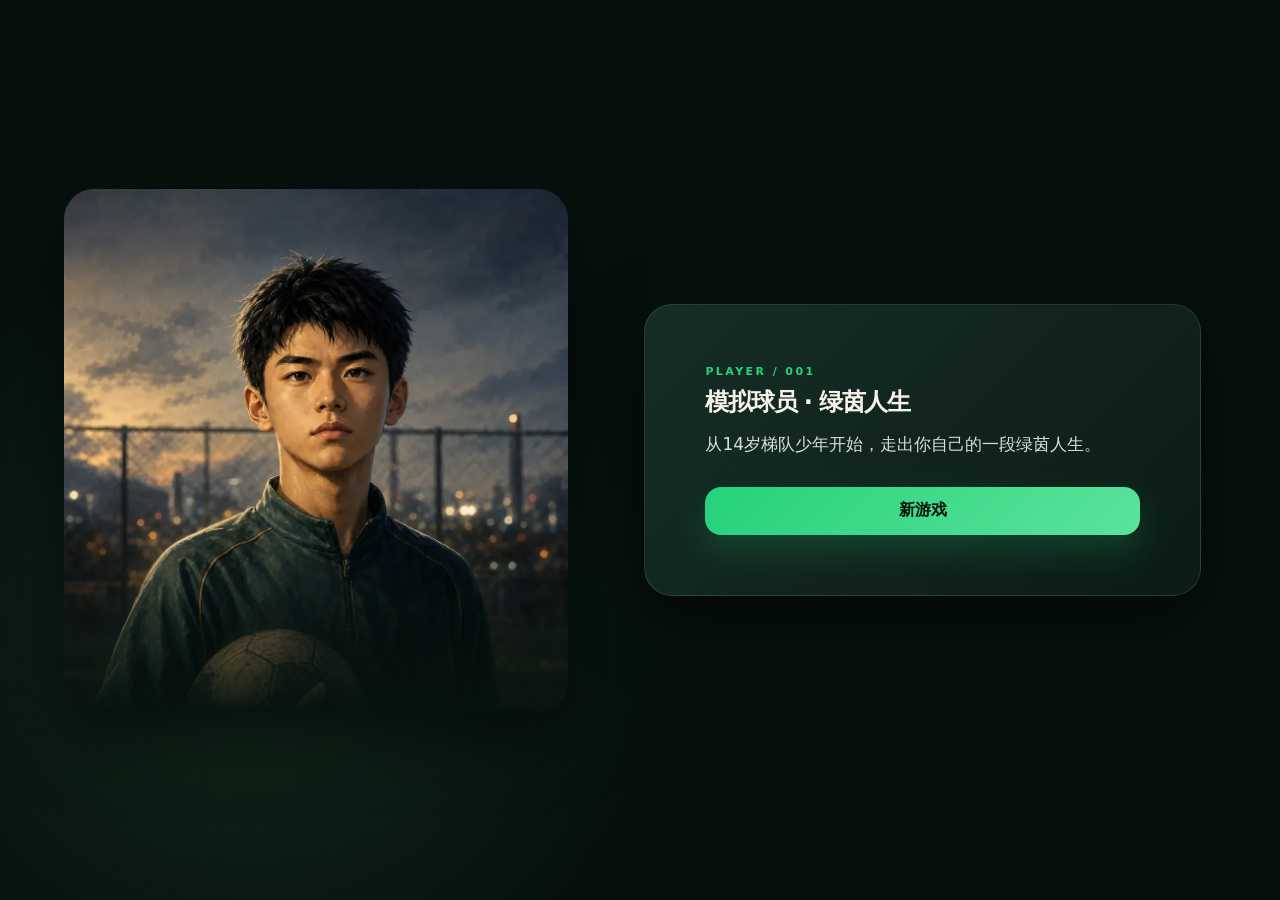
<file: index.html>
<!doctype html>
<html lang="zh-CN">
<head>
  <meta charset="utf-8">
  <meta name="viewport" content="width=device-width,initial-scale=1,maximum-scale=1,user-scalable=no,viewport-fit=cover">
  <meta name="theme-color" content="#07130f">
  <meta name="description" content="从14岁梯队少年到国家队核心的足球球员生涯模拟游戏。">
  <link rel="icon" href="data:image/svg+xml,<svg xmlns=%22http://www.w3.org/2000/svg%22 viewBox=%220 0 64 64%22><rect width=%2264%22 height=%2264%22 rx=%2216%22 fill=%22%2328d27d%22/><text x=%2232%22 y=%2243%22 text-anchor=%22middle%22 font-size=%2236%22>⚽</text></svg>">
  <title>模拟球员 · 绿茵人生</title>
  <link rel="stylesheet" href="style.css">
  <style>html{touch-action:manipulation;-webkit-text-size-adjust:100%}body{overscroll-behavior:none}
  .menu-screen .story-art img{object-position:center top}.menu-screen .story-art{height:58vh}.menu-screen .story-copy h2{font-size:24px;margin:0 0 10px}.menu-screen .story-body{min-height:0}
  .month-summary{margin-top:4px}.month-summary .ms-row{display:flex;justify-content:space-between;align-items:center;padding:10px 2px;border-bottom:1px solid #ffffff12;font-size:14px}.month-summary .ms-row:last-child{border-bottom:0}.month-summary .ms-row b{font-size:15px}.ms-note{margin:0 0 6px;color:var(--muted);font-size:13px}</style>
</head>
<body>
  <div class="pitch-noise" aria-hidden="true"></div>

  <section id="menu" class="story-screen menu-screen">
    <div class="story-art"><img src="assets/player-youth.webp" alt="球员青训期立绘"></div>
    <div class="story-copy glass">
      <span class="eyebrow">PLAYER / 001</span>
      <h2>模拟球员 · 绿茵人生</h2>
      <div class="story-body"><p>从14岁梯队少年开始，走出你自己的一段绿茵人生。</p></div>
      <button id="menuContinue" class="primary-cta hidden" type="button">继续游戏 <span>→</span></button>
      <button id="menuNew" class="ghost-btn" type="button" style="width:100%;margin-top:12px;min-height:48px">新游戏</button>
    </div>
  </section>

  <section id="creator" class="screen creator-screen hidden">
    <div class="creator-visual">
      <img src="assets/player-youth.webp" alt="年轻前锋立绘">
      <div class="visual-copy">
        <span class="eyebrow">PLAYER / 001</span>
        <h1>模拟球员</h1>
        <p>有些人的人生，从第一次追上滚远的足球开始。</p>
      </div>
    </div>
    <div class="creator-panel glass">
      <div class="creator-head">
        <div>
          <span class="eyebrow">建立你的档案</span>
          <h2>14岁 · 前锋 · 重庆铜梁龙梯队</h2>
        </div>
        <span class="position-chip">ST</span>
      </div>

      <label class="field-label" for="playerName">球员姓名</label>
      <input id="playerName" class="name-input" maxlength="8" value="陈逐风" autocomplete="off">

      <div class="talent-head">
        <div>
          <span class="field-label">身高</span>
          <p>出生就定下的东西，不占分配点。高个吃对抗，矮个吃灵活，选完不能改。</p>
        </div>
      </div>
      <div id="heightPicker" class="height-picker"></div>

      <div class="allocation-head">
        <div>
          <span class="field-label">初始属性</span>
          <p>把24点分给七项能力。你不可能样样精通。</p>
        </div>
        <div class="points-orb"><b id="pointsLeft">24</b><span>剩余</span></div>
      </div>
      <div id="attributeAllocator" class="attribute-allocator"></div>

      <div class="talent-head">
        <div>
          <span class="field-label">随机天赋 · 3/20</span>
          <p>天赋会改变行动收益、关键事件和比赛发动概率。</p>
        </div>
        <button id="rerollTalents" class="ghost-btn" type="button">重抽一次</button>
      </div>
      <div id="talentDraft" class="talent-draft"></div>

      <div class="talent-head">
        <div>
          <span class="field-label">难度</span>
          <p>难度越高，成长越慢、伤病越多、门槛越高、账面越紧。</p>
        </div>
      </div>
      <div id="difficultyPicker" class="difficulty-picker"></div>

      <button id="startGame" class="primary-cta" type="button" disabled>踏上绿茵场 <span>→</span></button>
      <p class="legal-note">虚构模拟作品。真实俱乐部名称仅用于赛程氛围，不含队徽、球衣与商业标识。</p>
    </div>
  </section>

  <section id="prologue" class="story-screen hidden" aria-live="polite">
    <div class="story-art"><img id="prologuePortrait" src="assets/father.webp" alt="剧情人物"></div>
    <div class="story-copy glass">
      <span id="prologueKicker" class="eyebrow">序章</span>
      <h2 id="prologueTitle">那只旧足球</h2>
      <div id="prologueBody" class="story-body"></div>
      <div class="story-progress"><i id="prologueProgress"></i></div>
      <button id="nextPrologue" class="primary-cta" type="button">继续 <span>→</span></button>
    </div>
  </section>

  <div id="game" class="game-shell hidden">
    <header class="topbar">
      <div class="brand-lockup">
        <div class="brand-mark">球</div>
        <div>
          <h1>模拟球员</h1>
          <p id="careerSubtitle">第1赛季 · 梯队成长期</p>
        </div>
      </div>
      <div class="top-status">
        <div class="date-block"><span id="ageText">14岁</span><b id="monthText">第1月</b></div>
        <div class="ap-block"><span>执行点</span><b id="apText">3 / 3</b></div>
        <button id="saveBtn" class="icon-button" title="保存进度" aria-label="保存进度">⌁</button>
        <button id="restartBtn" class="icon-button" title="重新开始" aria-label="重新开始">↻</button>
      </div>
    </header>

    <main class="dashboard">
      <aside class="profile-column">
        <article class="player-card">
          <img src="assets/player-pro.webp" alt="玩家球员立绘">
          <div class="player-gradient"></div>
          <div class="player-card-copy">
            <div class="player-number"><span>ST</span><b id="overallText">58</b></div>
            <h2 id="playerNameText">陈逐风</h2>
            <p id="clubText">重庆铜梁龙 U16</p>
            <div id="talentMini" class="talent-mini"></div>
          </div>
        </article>

        <section class="side-panel glass">
          <div class="section-title"><h3>能力雷达</h3><span id="radarOvr">58</span></div>
          <div id="radarPanel" class="radar-panel"></div>
        </section>

        <section class="side-panel glass pulse-panel">
          <div class="pulse-row money-row"><span>个人资金</span><b id="moneyText">0万</b></div>
          <div class="pulse-row"><span>体能</span><b id="fitnessText">90</b></div>
          <div class="mini-track"><i id="fitnessBar"></i></div>
          <div class="pulse-row"><span>状态</span><b id="formText">60</b></div>
          <div class="mini-track amber"><i id="formBar"></i></div>
          <div class="pulse-row"><span title="与林小满的亲密和信任">小满关系</span><b id="loveText">80</b></div>
          <div class="mini-track rose"><i id="loveBar"></i></div>
          <div class="pulse-row"><span title="家里的安稳程度，影响你状态的长期基线">家庭</span><b id="familyText">86</b></div>
          <div class="mini-track sky"><i id="familyBar"></i></div>
        </section>
      </aside>

      <section class="main-column">
        <nav id="gameNav" class="game-nav" aria-label="游戏功能">
          <button class="active" data-tab="actions">行动</button>
          <button data-tab="story">故事</button>
          <button data-tab="career">生涯</button>
          <button data-tab="matches">赛程</button>
          <button data-tab="transfer">转会</button>
          <button data-tab="assets">资产</button>
          <button data-tab="national">国家队</button>
          <button data-tab="honours">荣誉室</button>
          <button data-tab="rank">档案馆</button>
        </nav>

        <div class="now-strip">
          <div><span class="live-dot"></span><b id="phaseTitle">梯队成长期</b><span id="phaseHint">每月3个执行点，下一次抉择在2个月后</span></div>
          <div class="next-match" id="nextMatch"></div>
          <button id="endMonthBtn" class="month-button" type="button">结束本月</button>
        </div>

        <div id="panel" class="content-panel"></div>
      </section>
    </main>
  </div>

  <div id="modalMask" class="modal-mask hidden" role="presentation">
    <section id="modal" class="decision-modal" role="dialog" aria-modal="true" aria-labelledby="modalTitle">
      <div id="modalPortraitWrap" class="modal-portrait hidden"><img id="modalPortrait" alt="剧情人物"></div>
      <div class="modal-content">
        <span id="modalKicker" class="eyebrow">关键抉择</span>
        <h2 id="modalTitle"></h2>
        <div id="modalBody" class="modal-body"></div>
        <div id="modalOptions" class="modal-options"></div>
      </div>
    </section>
  </div>

  <section id="ending" class="story-screen hidden" aria-live="polite">
    <div class="story-art"><img src="assets/father.webp" alt="退役"></div>
    <div id="endingBody" class="story-copy glass ending-copy"></div>
  </section>

  <div id="toast" class="toast" role="status"></div>
  <script src="app.js"></script>
</body>
</html>
</file>
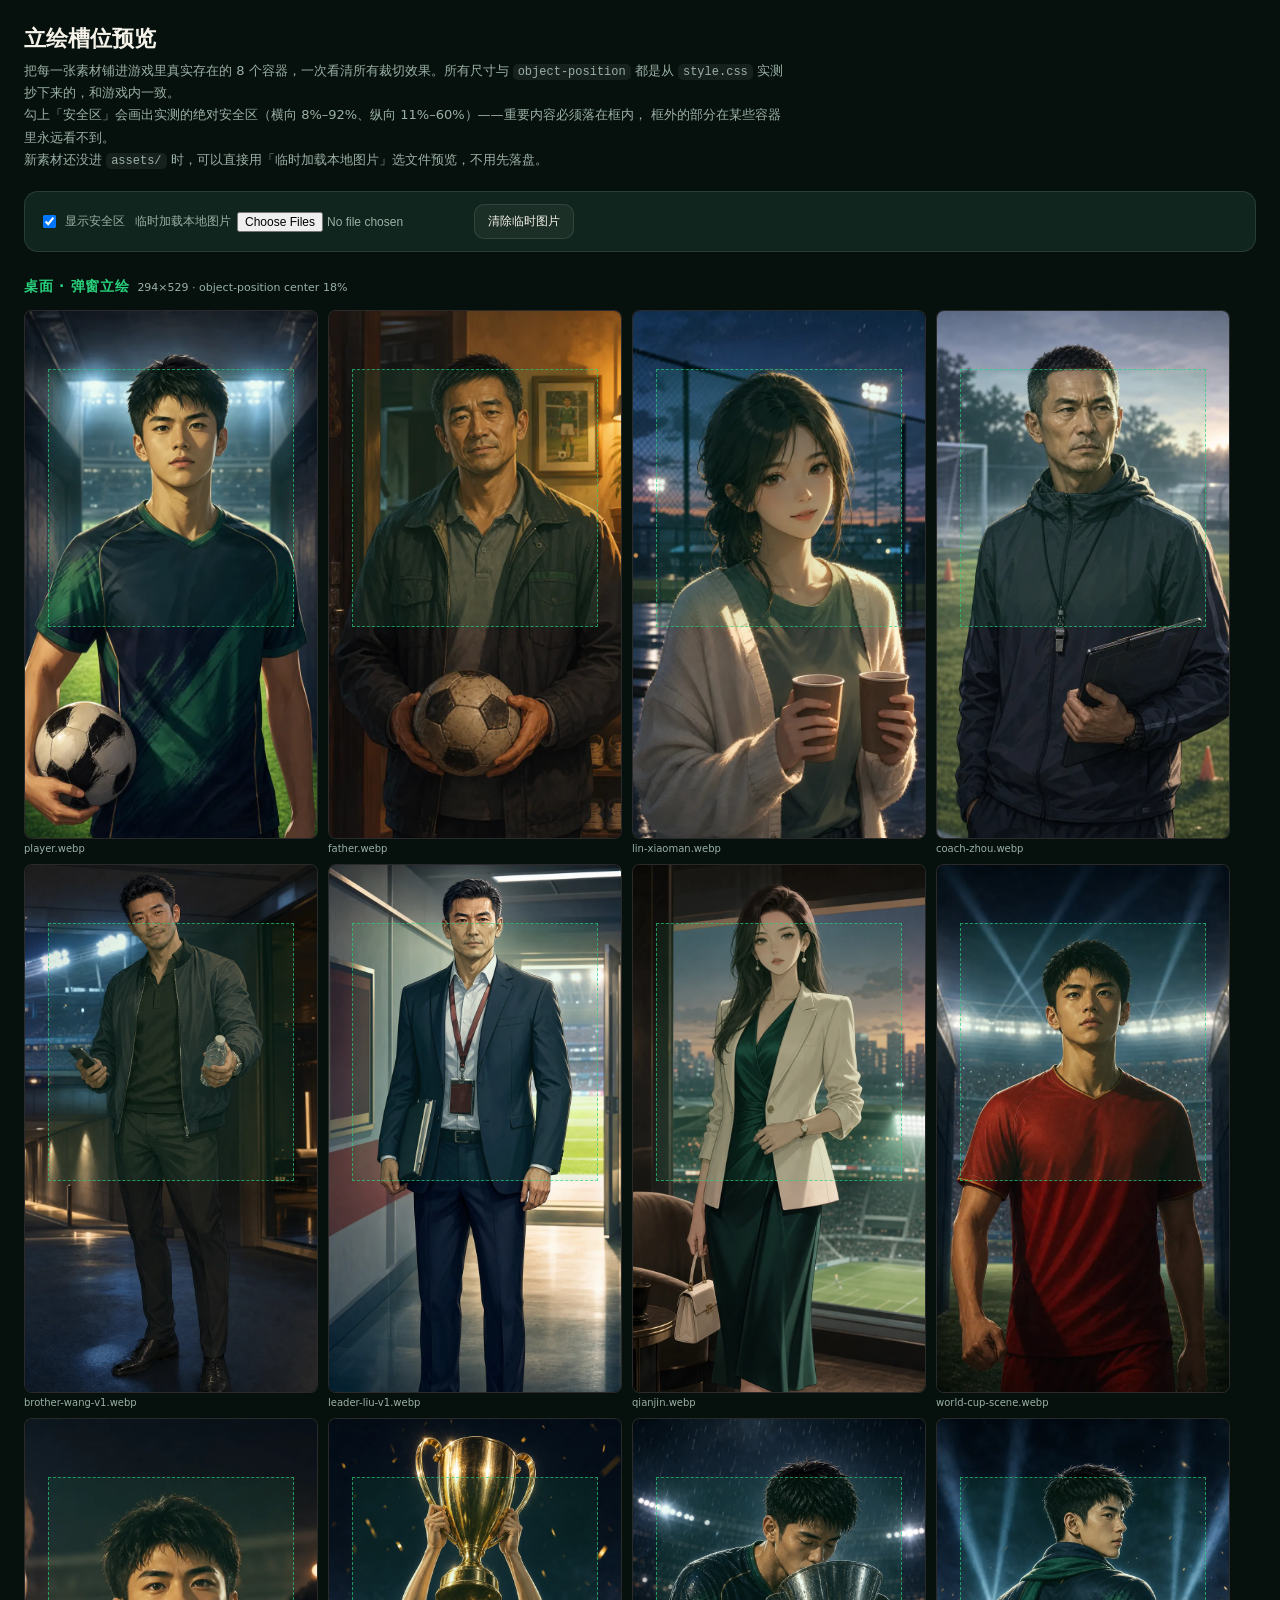
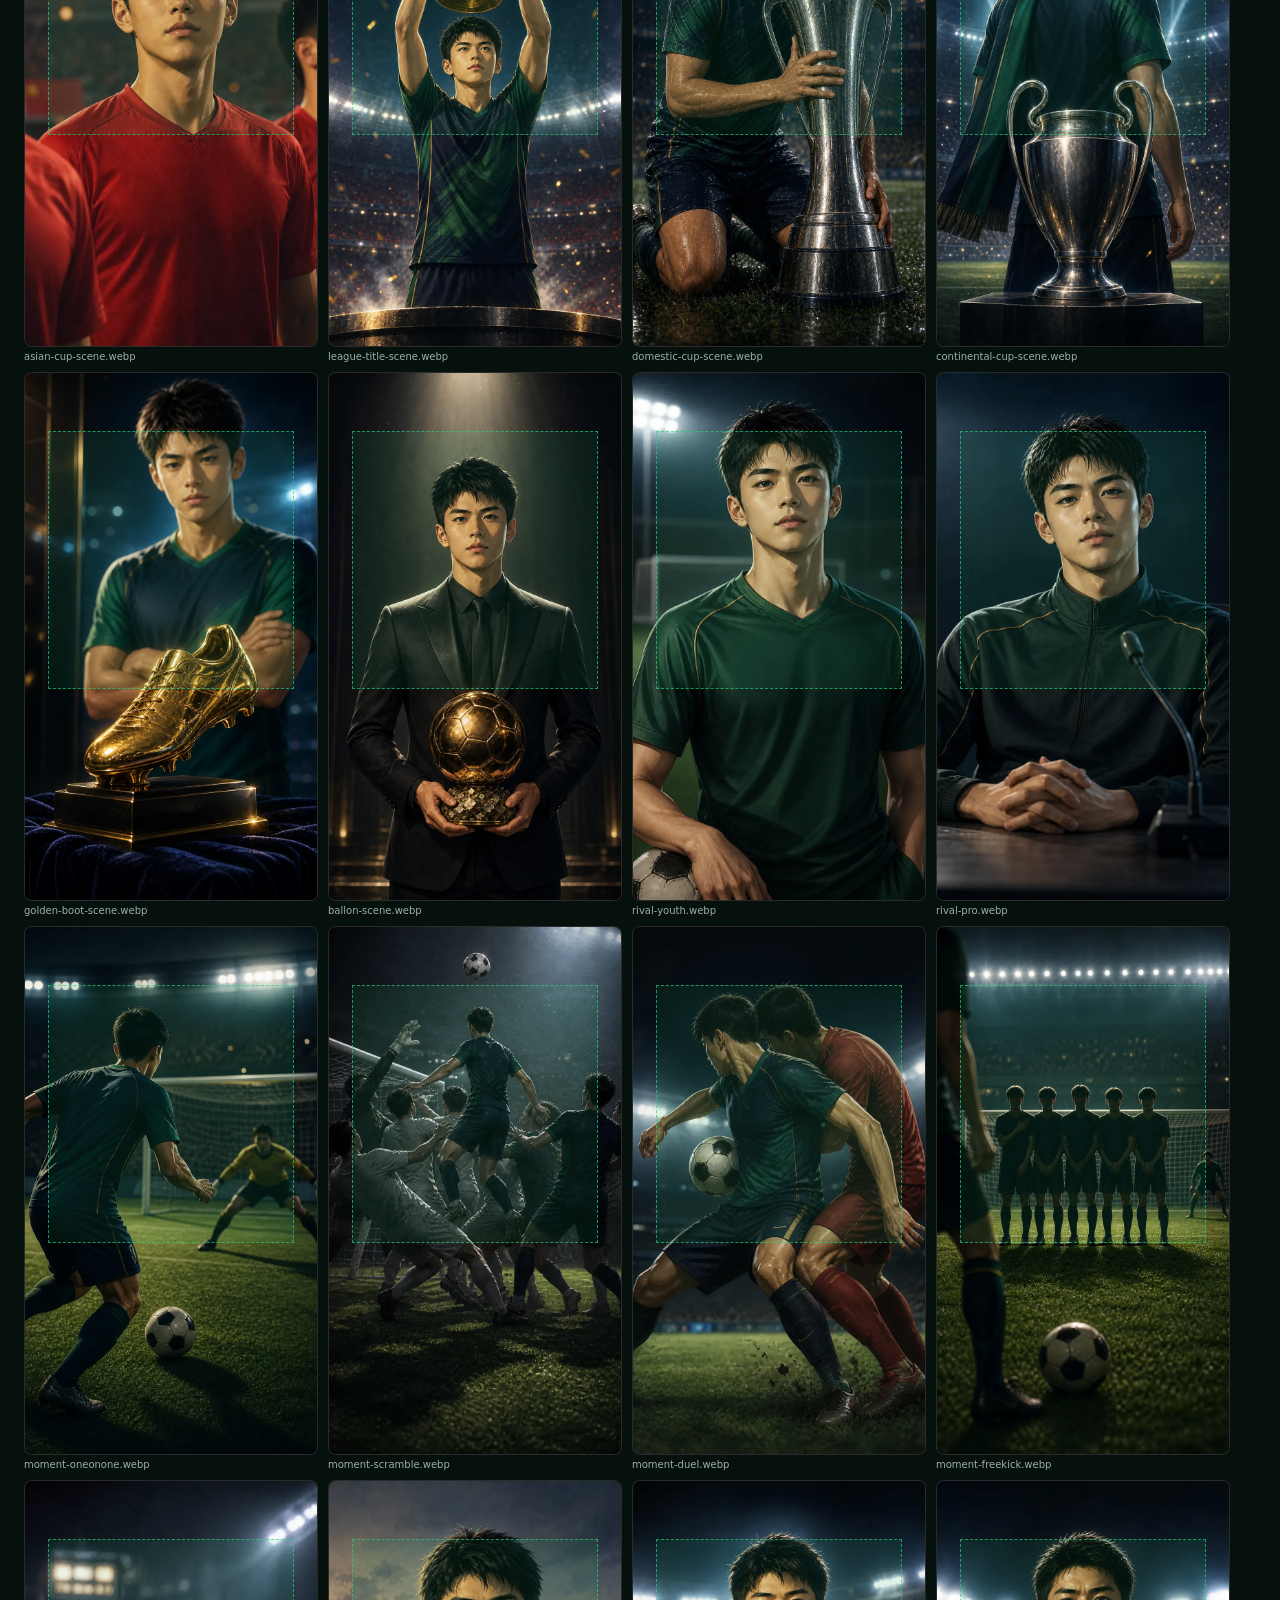
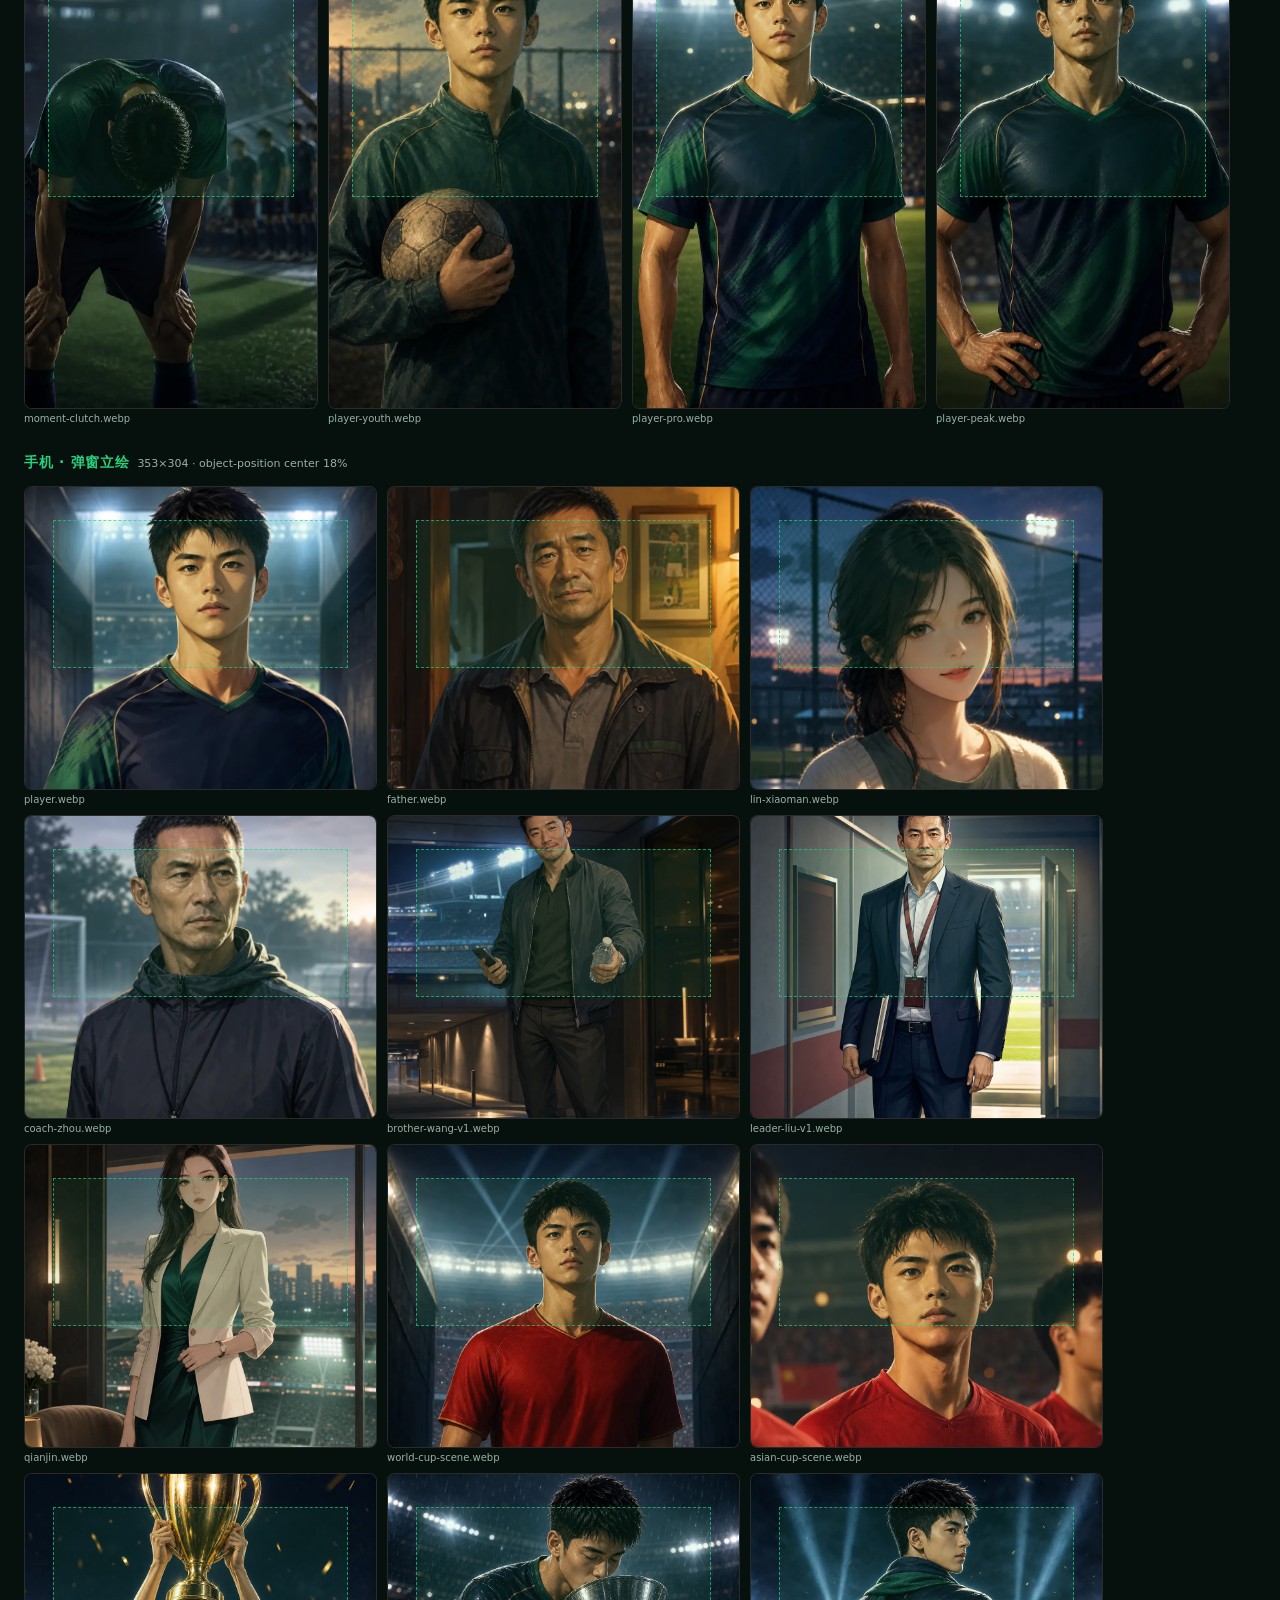
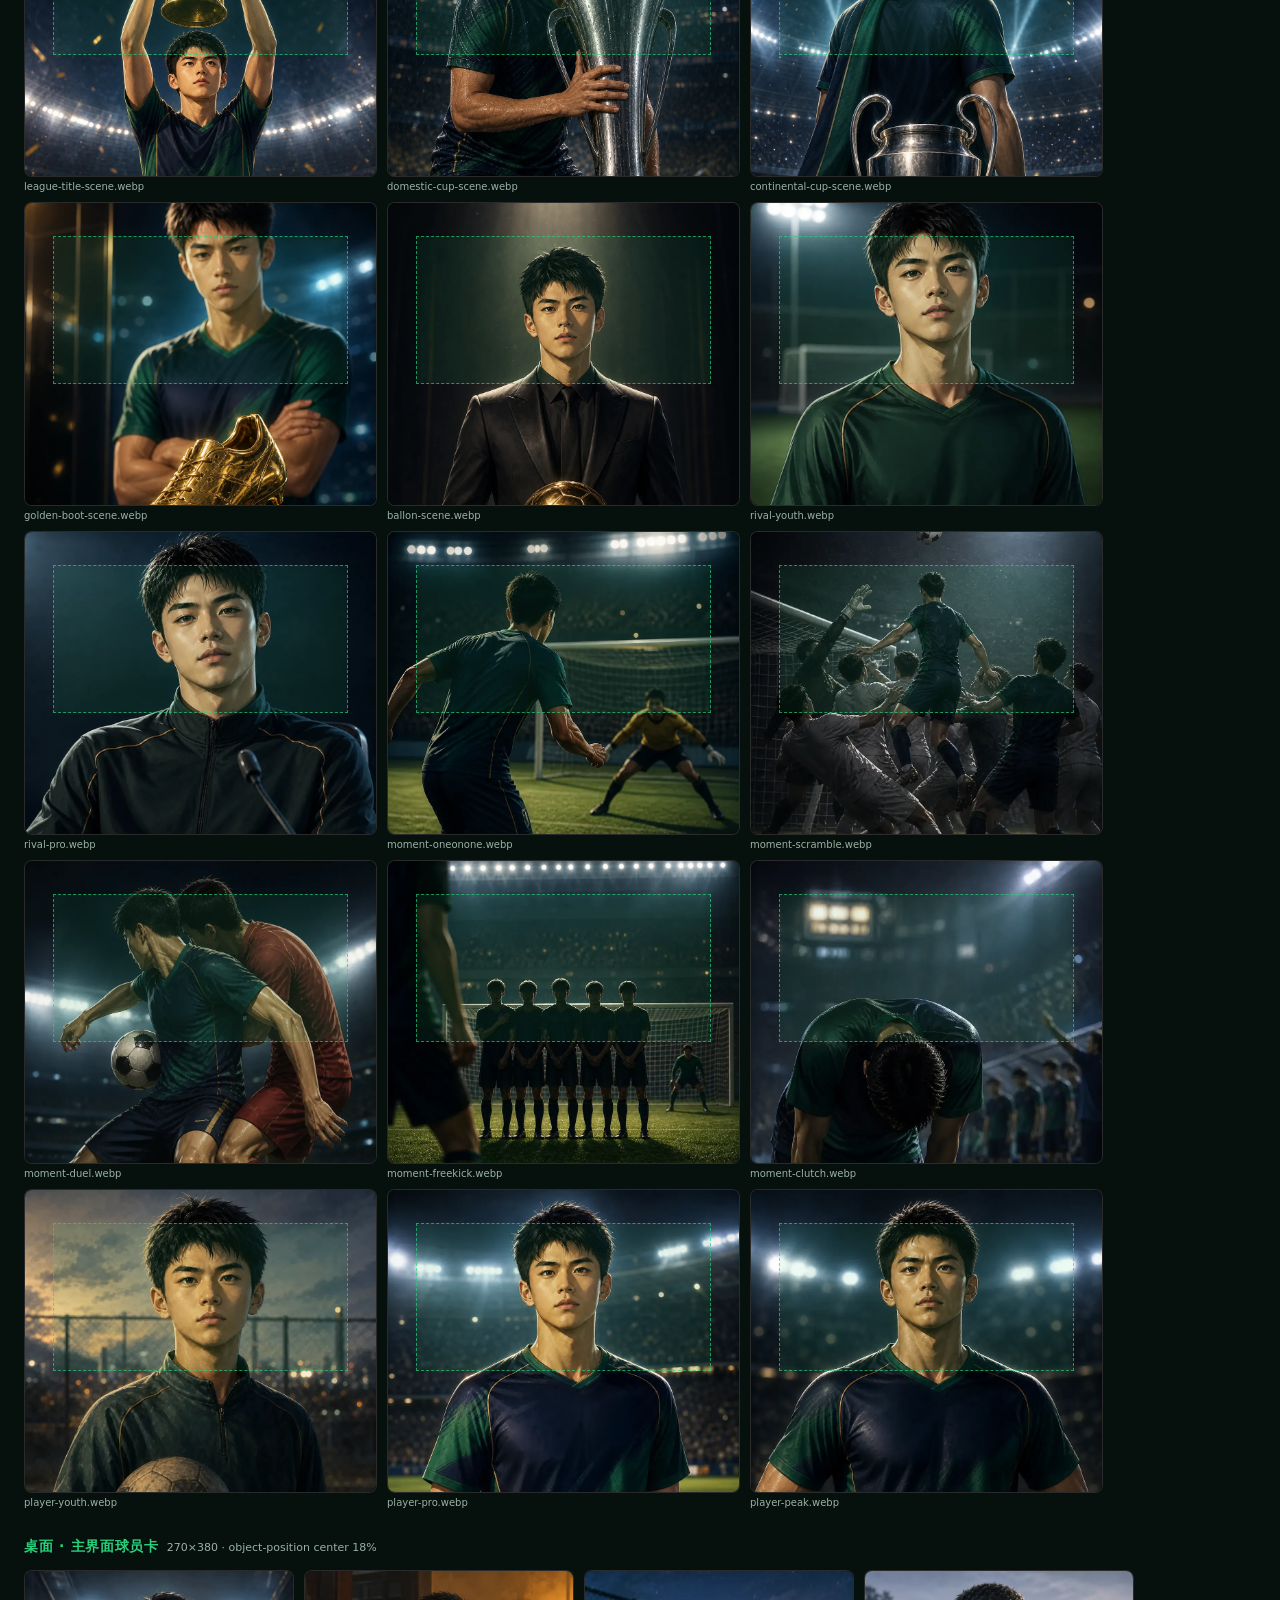
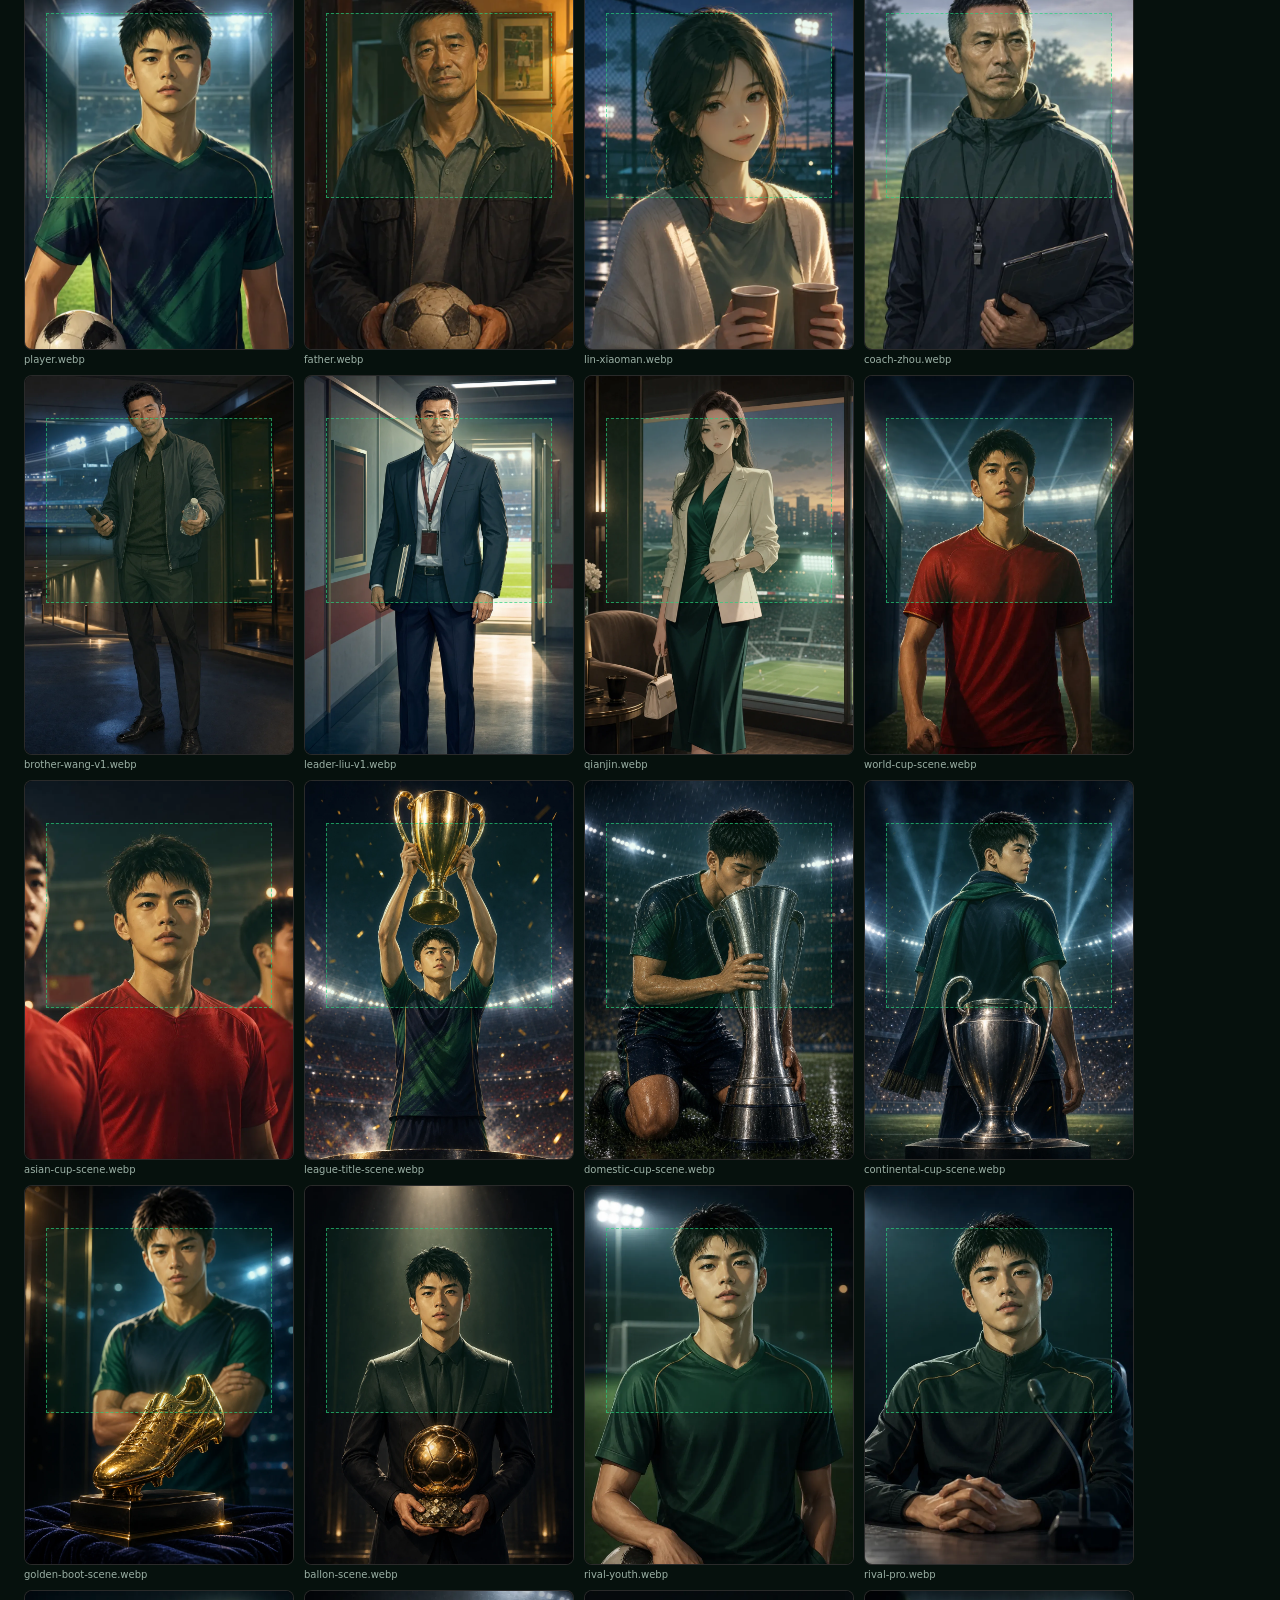
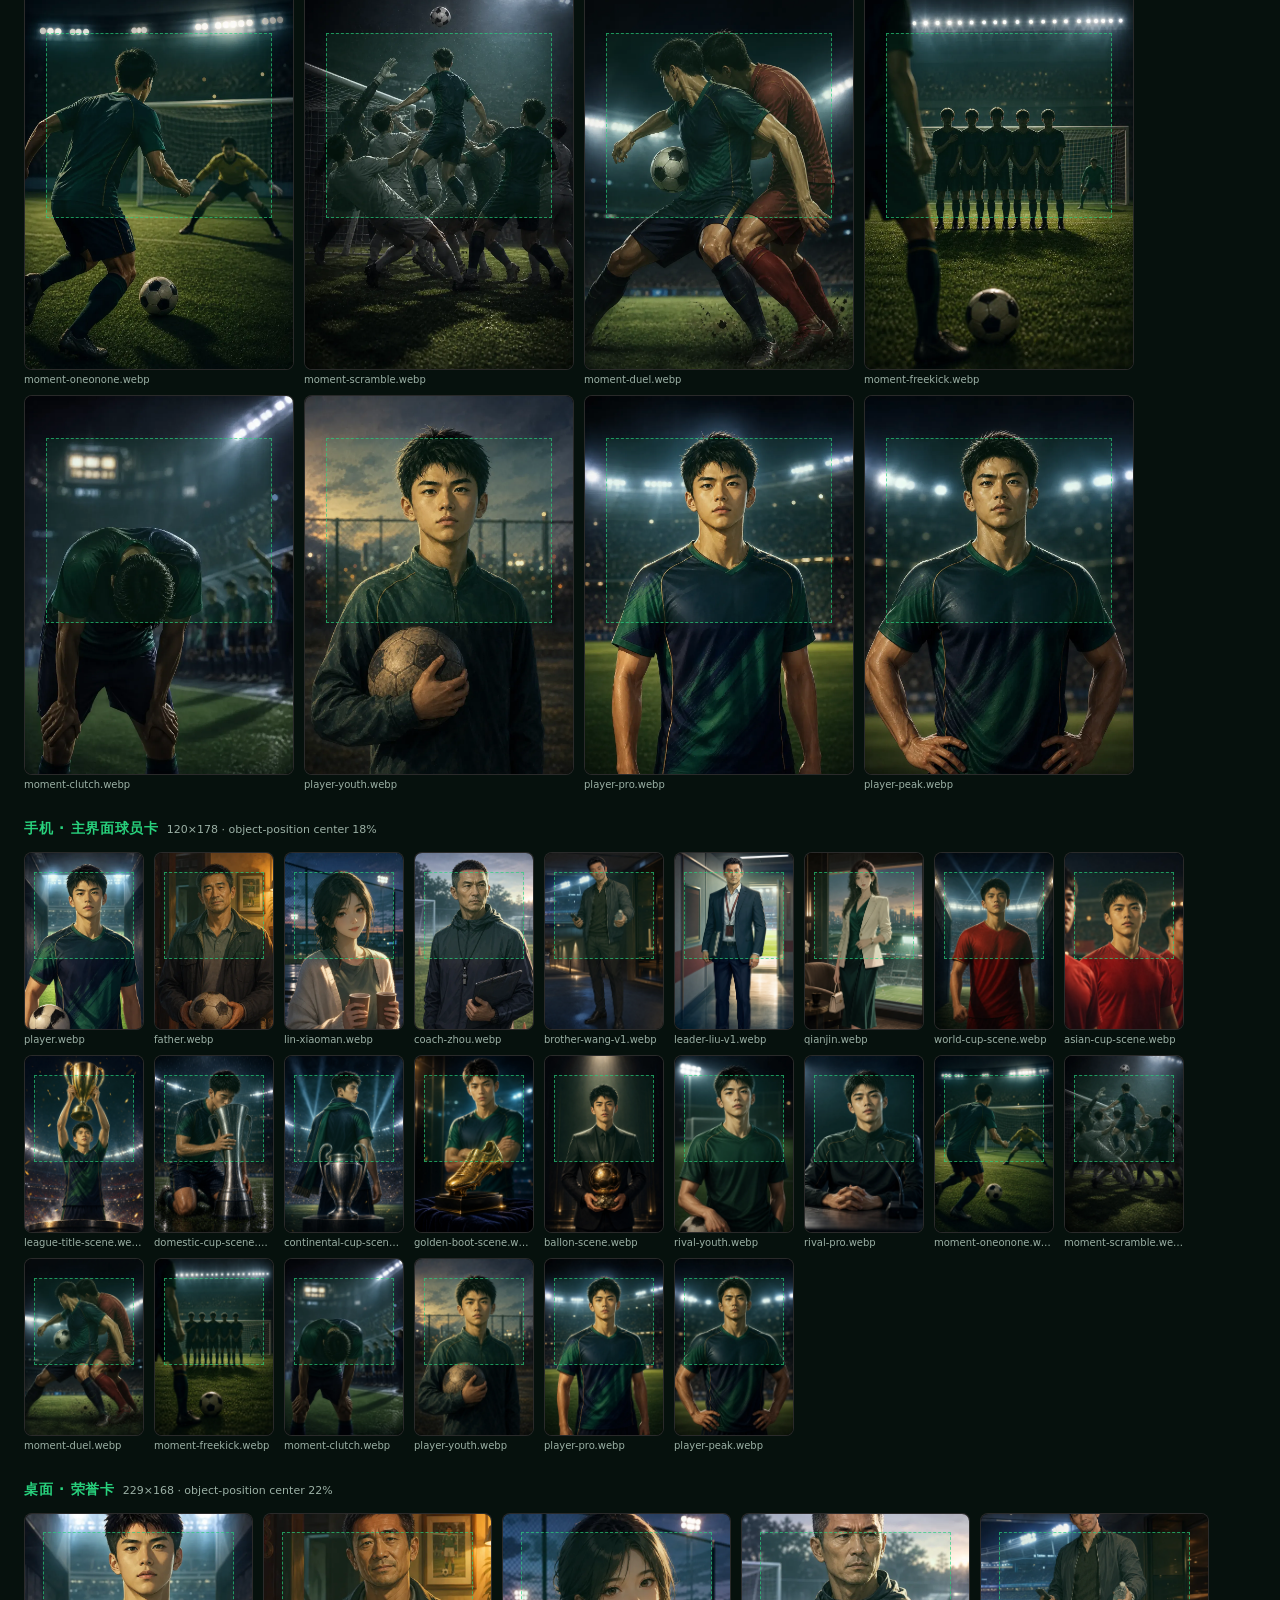
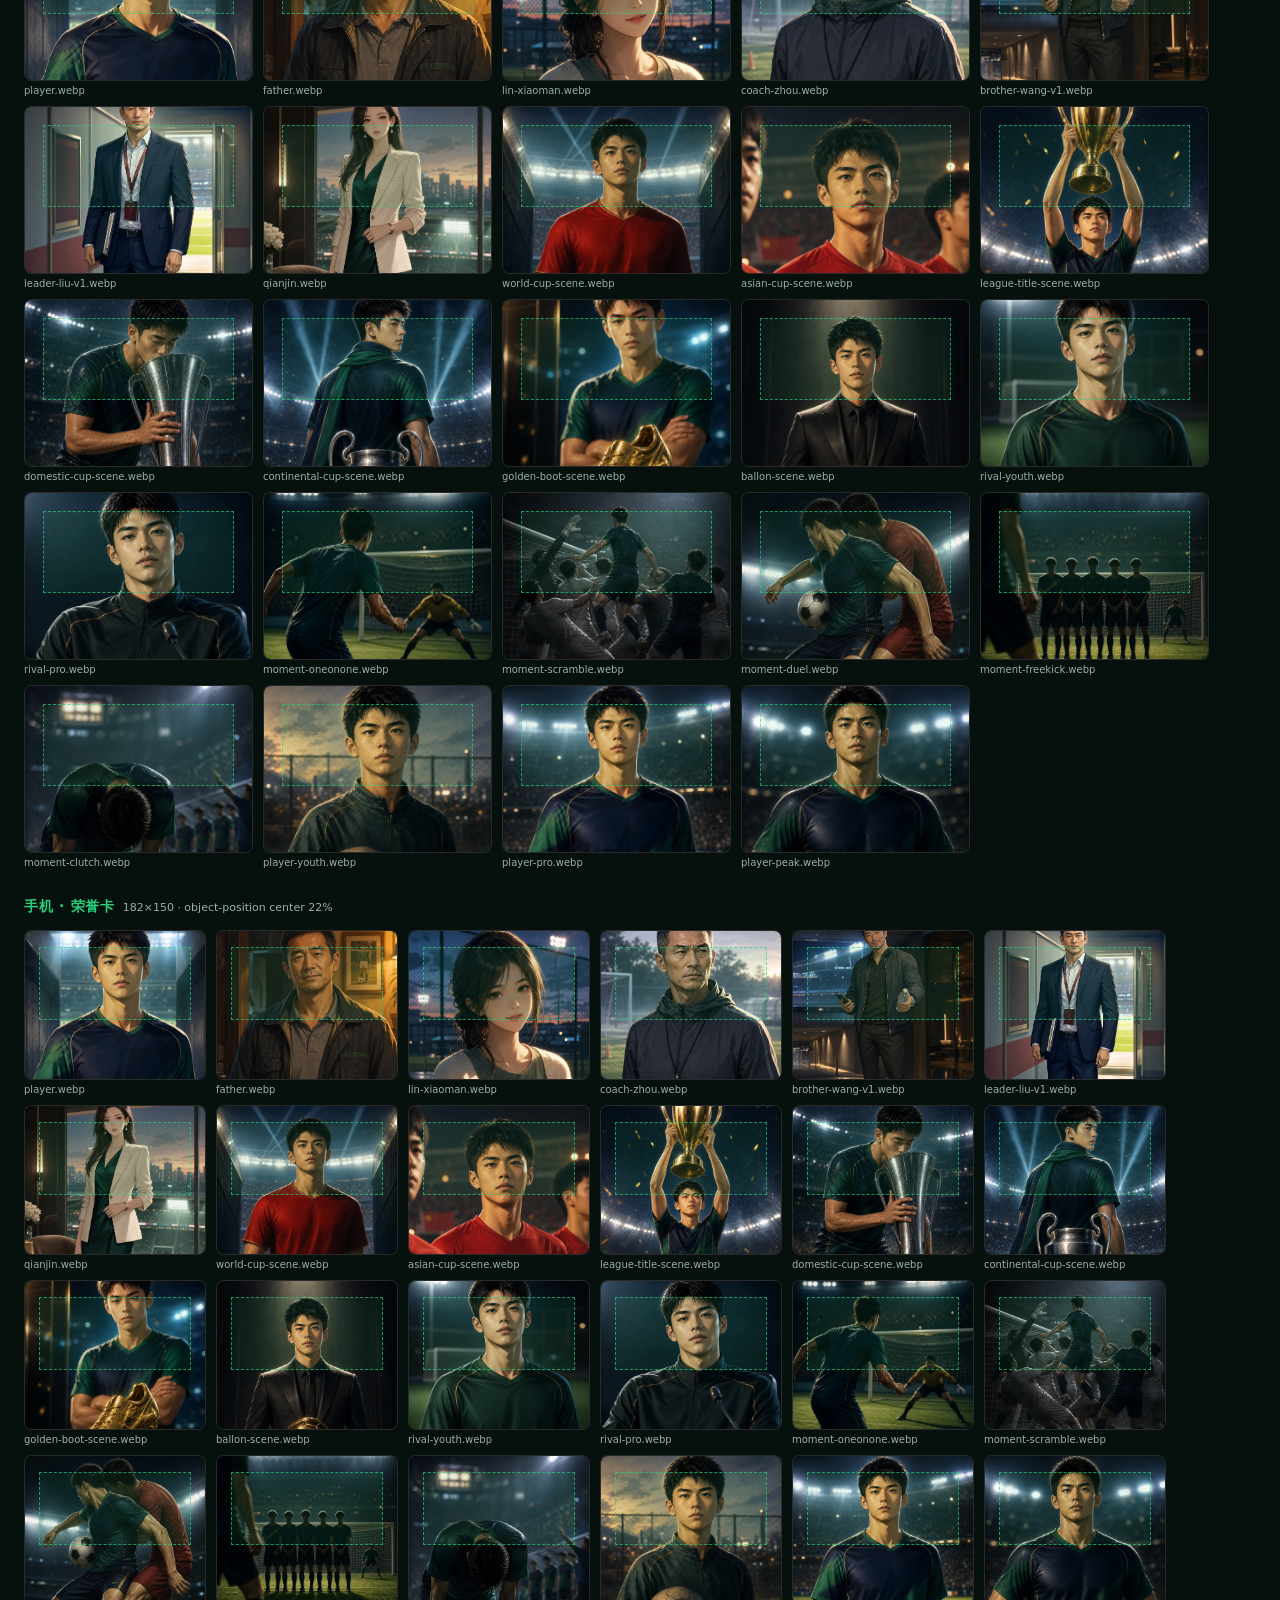
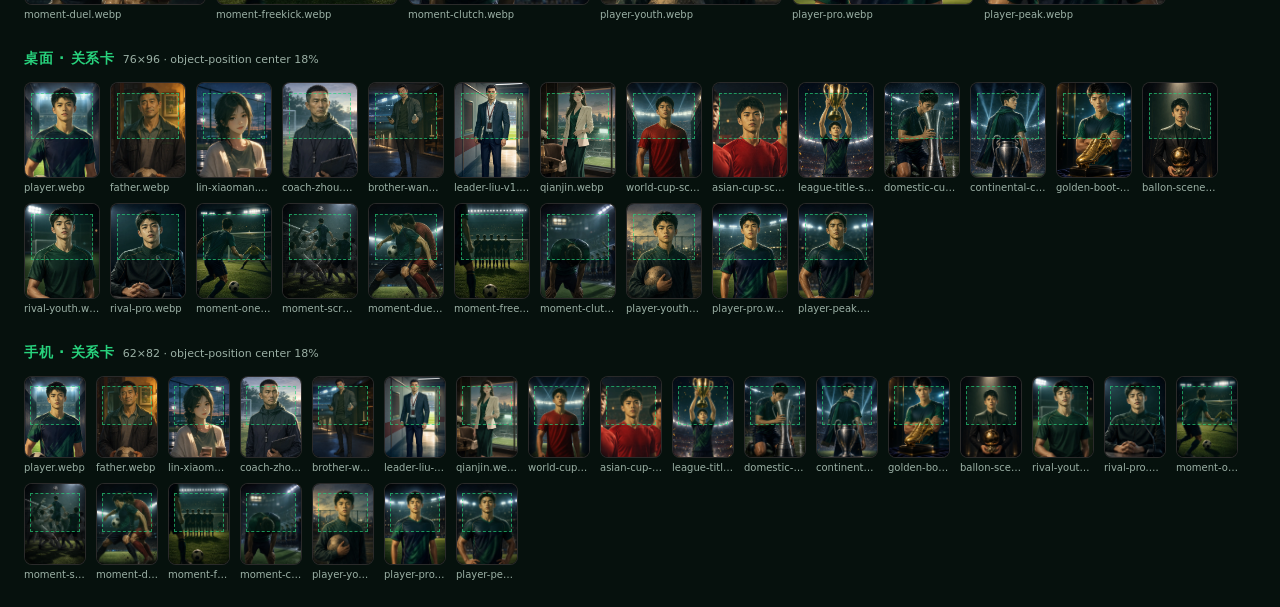
<file: docs/槽位预览.html>
<!doctype html>
<html lang="zh-CN">
<head>
<meta charset="utf-8">
<meta name="viewport" content="width=device-width,initial-scale=1">
<title>立绘槽位预览 · 模拟球员</title>
<style>
:root{--bg:#06110d;--panel:#10251d;--line:#ffffff1b;--ink:#f5f2e9;--muted:#9bb0a5;--green:#28d27d;--gold:#f0bd5e}
*{box-sizing:border-box}
body{margin:0;background:var(--bg);color:var(--ink);font-family:Inter,"PingFang SC","Microsoft YaHei",system-ui,sans-serif;padding:24px}
h1{font-size:22px;margin:0 0 6px}
.lede{color:var(--muted);font-size:13px;line-height:1.7;max-width:760px;margin:0 0 20px}
.lede code{background:#ffffff10;padding:1px 5px;border-radius:5px;font-size:12px}
.bar{display:flex;gap:10px;flex-wrap:wrap;align-items:center;padding:12px 14px;border:1px solid var(--line);border-radius:14px;background:var(--panel);margin-bottom:22px}
.bar label{font-size:12px;color:var(--muted);display:flex;align-items:center;gap:6px}
.bar input[type=file]{font-size:12px;color:var(--muted)}
button{border:1px solid var(--line);background:#ffffff0c;color:var(--ink);border-radius:10px;padding:8px 13px;font-size:12px;cursor:pointer}
button:hover{border-color:#31d98555}
h2{font-size:14px;color:var(--green);letter-spacing:.05em;margin:26px 0 4px}
h2 small{color:var(--muted);font-weight:400;letter-spacing:0;margin-left:8px;font-size:11px}
.row{display:flex;gap:10px;flex-wrap:wrap;padding:10px 0 4px}
.cell{display:flex;flex-direction:column;gap:4px}
.frame{overflow:hidden;border:1px solid #ffffff2a;border-radius:8px;background:#000;position:relative}
.frame img{width:100%;height:100%;object-fit:cover;display:block}
.cap{font-size:10px;color:var(--muted);max-width:100%;overflow:hidden;text-overflow:ellipsis;white-space:nowrap}
.safe .frame:after{content:"";position:absolute;left:8%;right:8%;top:11%;bottom:40%;
  border:1px dashed #28d27daa;background:#28d27d14;pointer-events:none}
.miss{padding:14px;border:1px dashed #ffffff2a;border-radius:10px;color:var(--muted);font-size:12px}
</style>
</head>
<body>
<h1>立绘槽位预览</h1>
<p class="lede">
把每一张素材铺进游戏里真实存在的 8 个容器，一次看清所有裁切效果。所有尺寸与 <code>object-position</code> 都是从
<code>style.css</code> 实测抄下来的，和游戏内一致。<br>
勾上「安全区」会画出实测的绝对安全区（横向 8%–92%、纵向 11%–60%）——重要内容必须落在框内，
框外的部分在某些容器里永远看不到。<br>
新素材还没进 <code>assets/</code> 时，可以直接用「临时加载本地图片」选文件预览，不用先落盘。
</p>

<div class="bar">
  <label><input type="checkbox" id="safe" checked> 显示安全区</label>
  <label>临时加载本地图片 <input type="file" id="pick" accept="image/*" multiple></label>
  <button id="clear">清除临时图片</button>
</div>

<div id="out"></div>

<script>
/* 槽位：[名称, 宽, 高, object-position-Y]  ——— 数值实测自 style.css */
const SLOTS = [
  ['桌面 · 弹窗立绘', 294, 529, '18%'],
  ['手机 · 弹窗立绘', 353, 304, '18%'],
  ['桌面 · 主界面球员卡', 270, 380, '18%'],
  ['手机 · 主界面球员卡', 120, 178, '18%'],
  ['桌面 · 荣誉卡', 229, 168, '22%'],
  ['手机 · 荣誉卡', 182, 150, '22%'],
  ['桌面 · 关系卡', 76, 96, '18%'],
  ['手机 · 关系卡', 62, 82, '18%'],
];

/* 现有素材。新图出来后加一行文件名即可。 */
const ASSETS = [
  'player.webp','father.webp','lin-xiaoman.webp','coach-zhou.webp',
  'brother-wang-v1.webp','leader-liu-v1.webp','qianjin.webp',
  'world-cup-scene.webp','asian-cup-scene.webp',
  'league-title-scene.webp','domestic-cup-scene.webp','continental-cup-scene.webp',
  'golden-boot-scene.webp','ballon-scene.webp',
  // ↓ 2026-08-31 补图批次
  'rival-youth.webp','rival-pro.webp',
  'moment-oneonone.webp','moment-scramble.webp','moment-duel.webp',
  'moment-freekick.webp','moment-clutch.webp',
  'player-youth.webp','player-pro.webp','player-peak.webp',
];

let temp = []; // {name, url}

function render(){
  const out = document.getElementById('out');
  const items = ASSETS.map(a => ({name:a, url:'../assets/'+a})).concat(temp);
  out.innerHTML = SLOTS.map(([label,w,h,py]) => `
    <h2>${label}<small>${w}×${h} · object-position center ${py}</small></h2>
    <div class="row">${items.map(it => `
      <div class="cell" style="width:${w}px">
        <div class="frame" style="width:${w}px;height:${h}px">
          <img src="${it.url}" style="object-position:center ${py}"
               onerror="this.parentElement.innerHTML='<div style=\\'color:#ef6b5e;font-size:10px;padding:6px\\'>缺图</div>'">
        </div>
        <div class="cap" title="${it.name}">${it.name}</div>
      </div>`).join('')}</div>`).join('');
  out.className = document.getElementById('safe').checked ? 'safe' : '';
}

document.getElementById('safe').addEventListener('change', render);
document.getElementById('pick').addEventListener('change', e => {
  for (const f of e.target.files) temp.push({name:'（临时）'+f.name, url:URL.createObjectURL(f)});
  render();
});
document.getElementById('clear').addEventListener('click', () => { temp = []; render(); });
render();
</script>
</body>
</html>
</file>
<file: style.css>
:root{
  --bg:#06110d;--bg2:#0b1b15;--panel:#10251dcc;--panel-solid:#10251d;--line:#ffffff16;
  --ink:#f5f2e9;--muted:#9bb0a5;--green:#28d27d;--green2:#0f9b5c;--gold:#f0bd5e;
  --rose:#ef718e;--blue:#65a9ff;--bad:#ef6b5e;--shadow:0 24px 70px #0008;
  font-family:Inter,"SF Pro Display","PingFang SC","Microsoft YaHei",system-ui,sans-serif;
  color-scheme:dark;
}
*{box-sizing:border-box}html{min-height:100%;background:var(--bg);scrollbar-gutter:stable}body{margin:0;min-height:100vh;color:var(--ink);background:radial-gradient(circle at 75% 0%,#173f2d 0,transparent 31%),linear-gradient(145deg,#07130f,#0b1713 48%,#050d0a);overflow-x:hidden}
button,input{font:inherit}.hidden{display:none!important}.pitch-noise{position:fixed;inset:0;pointer-events:none;opacity:.22;z-index:-1;background-image:linear-gradient(90deg,transparent 49.8%,#fff08 50%,transparent 50.2%),radial-gradient(circle at 50% 100%,transparent 0 28%,#ffffff08 28.2% 28.6%,transparent 28.8%);background-size:100% 100%,100% 100%}.glass{background:linear-gradient(135deg,#183128e8,#0c1d17e8);border:1px solid #ffffff1b;box-shadow:var(--shadow);backdrop-filter:blur(18px)}
.eyebrow{display:block;color:var(--green);font-size:11px;font-weight:900;letter-spacing:.22em;text-transform:uppercase;margin-bottom:8px}.creator-screen{min-height:100vh;display:grid;grid-template-columns:minmax(320px,.92fr) minmax(520px,1.08fr);gap:0}.creator-visual{position:sticky;top:0;height:100vh;overflow:hidden;background:#020b07}.creator-visual:after{content:"";position:absolute;inset:0;background:linear-gradient(90deg,transparent 40%,#06110d 100%),linear-gradient(0deg,#06110ded 0,transparent 46%)}.creator-visual img{width:100%;height:100%;object-fit:cover;object-position:center 18%;filter:saturate(.85) contrast(1.06)}.visual-copy{position:absolute;left:clamp(28px,5vw,80px);bottom:56px;z-index:2;max-width:500px}.visual-copy h1{font-size:clamp(48px,7vw,100px);line-height:.88;letter-spacing:-.08em;margin:0 0 24px}.visual-copy p{font-size:18px;line-height:1.7;color:#d6e1da;max-width:420px}.creator-panel{align-self:center;margin:36px clamp(24px,5vw,86px);padding:clamp(24px,4vw,48px);border-radius:28px;max-width:760px}.creator-head,.allocation-head,.talent-head{display:flex;align-items:center;justify-content:space-between;gap:18px}.creator-head h2{font-size:24px;margin:0}.position-chip{display:grid;place-items:center;width:58px;height:58px;border-radius:18px;background:var(--green);color:#04110b;font-weight:1000;font-size:20px;box-shadow:0 10px 30px #28d27d35}.field-label{display:block;margin:26px 0 8px;color:#dfe9e3;font-size:13px;font-weight:850;letter-spacing:.06em}.name-input{width:100%;height:58px;border:1px solid #ffffff22;background:#06130e99;border-radius:15px;color:#fff;padding:0 18px;font-size:22px;font-weight:850;outline:none}.name-input:focus{border-color:var(--green);box-shadow:0 0 0 4px #28d27d18}.allocation-head{margin-top:4px}.allocation-head p,.talent-head p{margin:3px 0 0;color:var(--muted);font-size:12px}.points-orb{min-width:70px;height:70px;border:1px solid #28d27d66;border-radius:50%;display:flex;flex-direction:column;justify-content:center;align-items:center;background:#28d27d0c}.points-orb b{font-size:25px;color:var(--green);line-height:1}.points-orb span{font-size:9px;color:var(--muted);margin-top:4px}.attribute-allocator{display:grid;gap:8px}.allocate-row{display:grid;grid-template-columns:108px 1fr 38px 38px 40px;gap:8px;align-items:center;padding:9px 10px;border:1px solid var(--line);background:#06130e80;border-radius:13px}.allocate-name b{display:block;font-size:13px}.allocate-name span{font-size:10px;color:var(--muted)}.allocate-track{height:7px;background:#ffffff10;border-radius:9px;overflow:hidden}.allocate-track i{display:block;height:100%;background:linear-gradient(90deg,var(--green2),var(--green));border-radius:inherit;transition:width .2s}.step-btn{height:34px;border-radius:10px;border:1px solid #ffffff20;background:#ffffff08;color:#fff;font-weight:900;cursor:pointer}.step-btn:hover{border-color:var(--green)}.step-btn:disabled{opacity:.28;cursor:not-allowed}.allocate-value{text-align:center;font-weight:900;color:var(--gold)}.talent-head{margin-top:6px}.ghost-btn{border:1px solid #ffffff24;background:#ffffff08;color:#d9e4dd;padding:9px 13px;border-radius:12px;cursor:pointer;font-size:12px}.ghost-btn:disabled{opacity:.35}.talent-draft{display:grid;grid-template-columns:repeat(3,1fr);gap:9px;margin-top:10px}.talent-card{padding:13px;border-radius:14px;background:linear-gradient(135deg,#1a3a2d,#0a1b14);border:1px solid #2ed4814d;min-height:104px}.talent-card .sigil{display:inline-grid;place-items:center;width:26px;height:26px;border-radius:8px;background:#28d27d1b;color:var(--green);font-size:14px}.talent-card b{display:block;margin:8px 0 4px;font-size:13px}.talent-card p{font-size:10px;line-height:1.45;color:var(--muted);margin:0}.primary-cta{width:100%;min-height:56px;border:0;border-radius:16px;margin-top:22px;background:linear-gradient(135deg,#25d17b,#5ce39b);color:#04110b;font-weight:950;font-size:16px;cursor:pointer;box-shadow:0 15px 35px #28d27d30}.primary-cta:hover{transform:translateY(-1px)}.primary-cta:disabled{filter:grayscale(1);opacity:.36;cursor:not-allowed}.primary-cta span{float:right;margin-right:5px}.legal-note{text-align:center;color:#71887b;font-size:10px;line-height:1.5;margin:12px 0 0}
.story-screen{min-height:100vh;display:grid;grid-template-columns:minmax(300px,.95fr) minmax(440px,1.05fr);align-items:center;gap:clamp(30px,6vw,100px);padding:clamp(24px,5vw,80px);background:radial-gradient(circle at 20% 70%,#255a3b55,transparent 34%),#06110d}.story-art{height:min(82vh,880px);border-radius:30px;overflow:hidden;box-shadow:var(--shadow);position:relative}.story-art:after{content:"";position:absolute;inset:0;background:linear-gradient(0deg,#07130f 0,transparent 30%)}.story-art img{width:100%;height:100%;object-fit:cover;object-position:center 20%}.story-copy{border-radius:28px;padding:clamp(28px,5vw,60px);max-width:720px}.story-copy h2{font-size:clamp(34px,5vw,68px);letter-spacing:-.05em;margin:0 0 20px}.story-body{min-height:190px;color:#d4e1da;font-size:17px;line-height:1.9}.story-body p{margin:0 0 14px}.dialogue{color:#fff;font-weight:650}.story-progress{height:3px;background:#ffffff12;margin-top:24px;overflow:hidden;border-radius:10px}.story-progress i{height:100%;display:block;background:var(--green);transition:width .35s}
.game-shell{min-height:100vh}.topbar{height:76px;position:sticky;top:0;z-index:10;display:flex;align-items:center;justify-content:space-between;padding:0 clamp(16px,3vw,42px);background:#06110de8;border-bottom:1px solid var(--line);backdrop-filter:blur(18px)}.brand-lockup{display:flex;align-items:center;gap:12px}.brand-mark{width:42px;height:42px;display:grid;place-items:center;border-radius:13px;background:var(--green);color:#06110d;font-weight:1000}.brand-lockup h1{font-size:18px;margin:0}.brand-lockup p{font-size:10px;color:var(--muted);margin:3px 0 0}.top-status{display:flex;align-items:center;gap:9px}.date-block,.ap-block{height:46px;padding:7px 14px;border:1px solid var(--line);border-radius:13px;background:#ffffff06;display:flex;flex-direction:column;justify-content:center}.date-block span,.ap-block span{font-size:9px;color:var(--muted)}.date-block b,.ap-block b{font-size:13px;margin-top:2px}.ap-block b{color:var(--green)}.icon-button{width:42px;height:42px;border:1px solid var(--line);border-radius:13px;background:#ffffff06;color:#dce6df;cursor:pointer;font-size:19px}.dashboard{display:grid;grid-template-columns:270px minmax(0,1fr);gap:18px;padding:18px;max-width:1560px;margin:auto}.profile-column{display:flex;flex-direction:column;gap:12px}.player-card{height:380px;position:relative;border-radius:24px;overflow:hidden;background:#0e2119;border:1px solid #ffffff18;box-shadow:0 20px 60px #0006}.player-card>img{width:100%;height:100%;object-fit:cover;object-position:center 18%}.player-gradient{position:absolute;inset:0;background:linear-gradient(0deg,#06110df7 0,#06110d90 35%,transparent 67%)}.player-card-copy{position:absolute;inset:auto 18px 18px}.player-card-copy h2{font-size:27px;letter-spacing:-.04em;margin:9px 0 2px}.player-card-copy p{color:#b2c3ba;font-size:12px;margin:0}.player-number{display:flex;align-items:end;justify-content:space-between}.player-number span{font-size:11px;font-weight:900;background:var(--green);color:#07130f;border-radius:8px;padding:5px 8px}.player-number b{font-size:43px;line-height:.8;color:var(--gold)}.talent-mini{display:flex;gap:4px;margin-top:11px;overflow:hidden}.talent-mini span{white-space:nowrap;font-size:9px;padding:5px 7px;border-radius:9px;background:#ffffff0c;border:1px solid #ffffff15}.side-panel{border-radius:19px;padding:15px}.section-title{display:flex;align-items:center;justify-content:space-between}.section-title h3{font-size:12px;margin:0}.section-title span{font-size:10px;color:var(--gold)}.stat-bars{display:grid;gap:9px;margin-top:12px}.stat-row{display:grid;grid-template-columns:54px 1fr 26px;gap:7px;align-items:center}.stat-row span{font-size:10px;color:#b7c7be}.stat-row .track,.mini-track{height:5px;border-radius:8px;background:#ffffff10;overflow:hidden}.stat-row i,.mini-track i{display:block;height:100%;background:linear-gradient(90deg,var(--green2),var(--green));border-radius:inherit}.stat-row b{font-size:11px;text-align:right}.pulse-panel{display:grid;gap:6px}.pulse-row{display:flex;justify-content:space-between;font-size:10px;color:var(--muted)}.pulse-row b{color:#e9f0eb}.mini-track{margin-bottom:4px}.mini-track.amber i{background:linear-gradient(90deg,#bb7722,var(--gold))}.mini-track.rose i{background:linear-gradient(90deg,#a43f59,var(--rose))}
.main-column{min-width:0}.game-nav{display:flex;gap:4px;overflow:auto;padding:5px;border:1px solid var(--line);border-radius:16px;background:#081711bb;scrollbar-width:none;-webkit-mask-image:linear-gradient(90deg,#000 90%,transparent);mask-image:linear-gradient(90deg,#000 90%,transparent)}.game-nav::-webkit-scrollbar{display:none}.game-nav button{min-width:max-content;border:0;border-radius:11px;background:transparent;color:#8da298;padding:10px 15px;font-size:12px;font-weight:800;cursor:pointer}.game-nav button.active{background:#1a382b;color:#fff;box-shadow:inset 0 0 0 1px #33d9862c}.now-strip{display:flex;align-items:center;justify-content:space-between;gap:15px;margin:12px 0;padding:12px 15px;border:1px solid var(--line);border-radius:16px;background:linear-gradient(90deg,#12271e,#0a1813)}.now-strip>div{display:flex;align-items:center;gap:9px;min-width:0}.now-strip b{font-size:12px}.now-strip span:not(.live-dot){font-size:10px;color:var(--muted);white-space:nowrap;overflow:hidden;text-overflow:ellipsis}.live-dot{width:7px;height:7px;border-radius:50%;background:var(--green);box-shadow:0 0 0 5px #28d27d13}.month-button{border:0;border-radius:11px;background:var(--gold);color:#251602;padding:9px 14px;font-weight:950;font-size:11px;cursor:pointer;white-space:nowrap}.content-panel{min-height:calc(100vh - 136px);padding-bottom:32px}.hero-panel{border-radius:22px;padding:22px;position:relative;overflow:hidden;background:linear-gradient(120deg,#163829,#10261e 52%,#0a1914);border:1px solid #ffffff18}.hero-panel:after{content:"";position:absolute;right:-60px;top:-100px;width:330px;height:330px;border:1px solid #ffffff0e;border-radius:50%;box-shadow:0 0 0 45px #ffffff04,0 0 0 90px #ffffff03}.hero-panel>*{position:relative;z-index:1}.hero-panel h2{font-size:24px;margin:0 0 7px;letter-spacing:-.035em}.hero-panel p{max-width:720px;color:#abc0b4;line-height:1.6;font-size:12px;margin:0}.metric-grid{display:grid;grid-template-columns:repeat(4,1fr);gap:9px;margin-top:13px}.metric{padding:14px;border-radius:16px;border:1px solid var(--line);background:#ffffff06}.metric b{display:block;font-size:22px;color:var(--gold);letter-spacing:-.04em}.metric span{font-size:9px;color:var(--muted)}.section-head{display:flex;align-items:end;justify-content:space-between;margin:18px 2px 9px}.section-head h2{font-size:14px;margin:0}.section-head span{font-size:9px;color:var(--muted)}.action-grid{display:grid;grid-template-columns:repeat(3,1fr);gap:9px}.action-card,.info-card,.story-log,.offer-card,.honour-card,.achievement-card,.rank-card{border:1px solid var(--line);background:linear-gradient(145deg,#12281f,#0b1b15);border-radius:17px;padding:15px}.action-card{position:relative;min-height:166px;display:flex;flex-direction:column}.action-card:hover{border-color:#31d98555}.action-card.used{opacity:.62}.action-icon{width:34px;height:34px;display:grid;place-items:center;border-radius:11px;background:#28d27d13;color:var(--green);font-size:17px}.action-card h3,.info-card h3,.offer-card h3{font-size:13px;margin:11px 0 5px}.action-card p,.info-card p,.offer-card p{font-size:10px;line-height:1.55;color:var(--muted);margin:0}.effect-line{display:flex;gap:4px;flex-wrap:wrap;margin:10px 0}.effect-line span,.tag{font-size:8px;border:1px solid #ffffff16;padding:4px 6px;border-radius:7px;color:#bad0c4;background:#ffffff05}.action-card button,.small-button{margin-top:auto;border:0;border-radius:10px;min-height:34px;background:#1d4936;color:#e9fff3;font-weight:850;font-size:10px;cursor:pointer}.action-card button:hover,.small-button:hover{background:#276248}.action-card button:disabled,.small-button:disabled{opacity:.35;cursor:not-allowed}.story-list,.card-list{display:grid;gap:8px}.story-log{display:grid;grid-template-columns:72px 1fr;gap:12px}.story-log time{font-size:9px;color:var(--green);font-weight:800}.story-log h3{font-size:12px;margin:0 0 4px}.story-log p{font-size:10px;line-height:1.55;color:var(--muted);margin:0}.career-grid{display:grid;grid-template-columns:repeat(2,1fr);gap:9px}.path-card{min-height:160px}.path-line{position:relative;padding-left:26px;margin:9px 0}.path-line:before{content:"";position:absolute;left:6px;top:5px;width:7px;height:7px;border-radius:50%;background:var(--green);box-shadow:0 0 0 4px #28d27d15}.path-line:after{content:"";position:absolute;left:9px;top:16px;bottom:-14px;width:1px;background:#ffffff16}.path-line:last-child:after{display:none}.path-line b{display:block;font-size:11px}.path-line span{font-size:9px;color:var(--muted)}.match-card{overflow:hidden}.match-score{display:grid;grid-template-columns:1fr auto 1fr;align-items:center;text-align:center;gap:14px;margin:12px 0}.match-team{font-size:12px;font-weight:800}.match-score strong{font-size:36px;color:var(--gold)}.rating-pill{display:inline-block;padding:5px 8px;border-radius:9px;background:#28d27d18;color:var(--green);font-size:10px;font-weight:900}.timeline-list{display:grid;gap:6px;margin-top:11px}.timeline-row{display:grid;grid-template-columns:35px 1fr;gap:9px;font-size:9px;line-height:1.45}.timeline-row b{color:var(--gold)}.timeline-row span{color:#b6c8be}.factor-row{display:grid;grid-template-columns:repeat(3,1fr);gap:6px;margin-top:10px}.factor{padding:8px;border:1px solid var(--line);border-radius:10px;text-align:center}.factor b{display:block;font-size:11px}.factor span{font-size:8px;color:var(--muted)}.offer-card{display:grid;grid-template-columns:1fr auto;align-items:center;gap:12px}.offer-card .salary{font-size:17px;color:var(--gold);text-align:right}.offer-actions{display:flex;gap:6px;margin-top:9px}.offer-actions button{padding:7px 10px}.locked-panel{padding:36px 24px;text-align:center;border:1px dashed #ffffff1c;border-radius:20px;background:#ffffff03}.locked-panel .lock{font-size:34px;opacity:.7}.locked-panel h2{font-size:17px}.locked-panel p{max-width:560px;margin:8px auto;color:var(--muted);font-size:11px;line-height:1.7}.trophy-shelf{display:grid;grid-template-columns:repeat(4,1fr);gap:9px}.honour-card{text-align:center;min-height:130px;display:flex;flex-direction:column;justify-content:center}.trophy-icon{font-size:31px;color:var(--gold);text-shadow:0 6px 20px #f0bd5e4a}.honour-card b{font-size:11px;margin:7px 0 3px}.honour-card span{font-size:8px;color:var(--muted)}.achievement-grid{display:grid;grid-template-columns:repeat(3,1fr);gap:8px}.achievement-card{display:flex;gap:10px;align-items:center;padding:12px}.achievement-card.locked{filter:grayscale(1);opacity:.4}.ach-icon{width:34px;height:34px;display:grid;place-items:center;border-radius:11px;background:#f0bd5e12;color:var(--gold)}.achievement-card b{display:block;font-size:10px}.achievement-card span{font-size:8px;color:var(--muted)}.rank-table{width:100%;border-collapse:collapse;font-size:10px}.rank-table th,.rank-table td{padding:10px 8px;text-align:left;border-bottom:1px solid var(--line)}.rank-table th{color:var(--muted);font-size:8px}.rank-table tr.me{color:var(--green);background:#28d27d08}.empty-state{padding:28px;text-align:center;color:var(--muted);font-size:11px;border:1px dashed var(--line);border-radius:16px}.news-band{display:grid;grid-template-columns:auto 1fr;gap:10px;padding:10px 12px;border:1px solid #f0bd5e26;background:#f0bd5e09;border-radius:12px;margin-top:12px}.news-band b{color:var(--gold);font-size:9px}.news-band span{font-size:9px;color:#c5d2cb}.relation-card{display:grid;grid-template-columns:76px 1fr;gap:13px}.relation-card img{width:76px;height:96px;object-fit:cover;object-position:center 18%;border-radius:13px}.relation-card h3{margin:2px 0 5px}.relation-card .quote{color:#dbe8e1;font-size:10px;line-height:1.55}.bar-label{display:flex;justify-content:space-between;font-size:8px;color:var(--muted);margin-top:9px}.bar-wide{height:6px;background:#ffffff0d;border-radius:8px;overflow:hidden;margin-top:4px}.bar-wide i{display:block;height:100%;background:linear-gradient(90deg,#b8415e,var(--rose))}
.modal-mask{position:fixed;inset:0;z-index:50;padding:14px;display:grid;place-items:center;background:#020906dc;backdrop-filter:blur(13px)}.decision-modal{width:min(960px,calc(100vw - 28px));max-height:92vh;overflow:auto;display:grid;grid-template-columns:300px minmax(0,1fr);background:#0c1c16;border:1px solid #ffffff22;border-radius:26px;box-shadow:0 40px 120px #000;animation:modalIn .24s ease-out}.decision-modal.no-portrait{grid-template-columns:1fr;max-width:720px}.modal-portrait{min-height:540px}.modal-portrait img{width:100%;height:100%;object-fit:cover;object-position:center 18%;display:block}.modal-content{padding:clamp(25px,4vw,48px)}.modal-content h2{font-size:clamp(25px,4vw,43px);letter-spacing:-.045em;margin:0 0 16px}.modal-body{color:#c6d6cd;font-size:13px;line-height:1.75}.modal-body p{margin:0 0 10px}.modal-body .dialogue{font-size:14px}.modal-options{display:grid;gap:8px;margin-top:22px}.option-button{width:100%;text-align:left;padding:14px;border:1px solid #ffffff17;border-radius:14px;background:#ffffff06;color:#fff;cursor:pointer}.option-button:hover{border-color:var(--green);background:#28d27d0b}.option-button b{display:block;font-size:12px}.option-button span{display:block;margin-top:5px;color:var(--muted);font-size:9px;line-height:1.45}.option-button.danger:hover{border-color:var(--bad);background:#ef6b5e0b}.option-button.gold:hover{border-color:var(--gold);background:#f0bd5e0b}.toast{position:fixed;z-index:80;left:50%;bottom:28px;transform:translate(-50%,20px);background:#edf7f0;color:#092016;padding:11px 17px;border-radius:12px;font-size:11px;font-weight:800;opacity:0;pointer-events:none;transition:.22s;box-shadow:0 16px 50px #0008}.toast.show{opacity:1;transform:translate(-50%,0)}@keyframes modalIn{from{transform:translateY(18px) scale(.98);opacity:0}to{transform:none;opacity:1}}
@media (max-width:1050px){.creator-screen{grid-template-columns:.75fr 1.25fr}.creator-panel{margin:22px}.dashboard{grid-template-columns:230px 1fr}.action-grid{grid-template-columns:repeat(2,1fr)}.metric-grid{grid-template-columns:repeat(2,1fr)}.trophy-shelf{grid-template-columns:repeat(3,1fr)}}
@media (max-width:760px){.creator-screen{display:block}.creator-visual{position:relative;height:45vh;min-height:320px}.creator-visual:after{background:linear-gradient(0deg,#06110d 0,transparent 70%)}.visual-copy{left:22px;bottom:20px}.visual-copy h1{font-size:54px;margin-bottom:10px}.visual-copy p{font-size:13px}.creator-panel{margin:-2px 10px 18px;padding:20px;border-radius:22px}.talent-draft{grid-template-columns:1fr}.talent-card{min-height:0}.story-screen{display:block;padding:0;min-height:100vh}.story-art{height:47vh;border-radius:0 0 25px 25px}.story-copy{margin:-18px 10px 12px;position:relative;z-index:2;padding:24px;border-radius:22px}.story-copy h2{font-size:34px}.story-body{min-height:170px;font-size:14px}.topbar{height:64px;padding:0 11px}.brand-lockup p,.date-block span,.ap-block span{display:none}.brand-mark{width:36px;height:36px}.brand-lockup h1{font-size:15px}.date-block,.ap-block{height:44px;padding:6px 10px}.icon-button{width:44px;height:44px;font-size:20px}.game-nav button{min-height:44px;padding:11px 15px}.month-button{min-height:42px;padding:11px 16px}.dashboard{display:block;padding:9px}.profile-column{display:grid;grid-template-columns:120px 1fr;gap:8px;margin-bottom:9px}.player-card{height:178px;border-radius:18px}.player-card-copy{inset:auto 10px 10px}.player-card-copy h2{font-size:17px;margin-top:5px}.player-card-copy p,.talent-mini{display:none}.player-number b{font-size:29px}.side-panel{padding:11px;border-radius:16px}.pulse-panel{grid-column:1/-1}.game-nav{position:sticky;top:69px;z-index:8}.game-nav button{padding:9px 13px}.now-strip{position:sticky;top:116px;z-index:7;margin:7px 0 9px;background:#0d2018f2}.now-strip span:not(.live-dot){display:none}.content-panel{min-height:70vh}.hero-panel{padding:17px}.hero-panel h2{font-size:19px}.action-grid{grid-template-columns:1fr 1fr;gap:7px}.action-card{min-height:155px;padding:12px}.career-grid{grid-template-columns:1fr}.achievement-grid{grid-template-columns:1fr 1fr}.trophy-shelf{grid-template-columns:1fr 1fr}.decision-modal{grid-template-columns:1fr;max-height:94vh}.modal-portrait{min-height:0;height:310px}.modal-portrait img{object-position:center 18%}.modal-content{padding:22px}.modal-content h2{font-size:27px}.relation-card{grid-template-columns:62px 1fr}.relation-card img{width:62px;height:82px}.offer-card{grid-template-columns:1fr}.offer-card .salary{text-align:left}.story-log{grid-template-columns:58px 1fr}.factor-row{grid-template-columns:1fr 1fr}.rank-table th:nth-child(4),.rank-table td:nth-child(4){display:none}}
@media (max-width:430px){.allocate-row{grid-template-columns:88px 1fr 34px 34px 30px;padding:8px 7px;gap:5px}.creator-head h2{font-size:18px}.position-chip{width:48px;height:48px}.action-grid{grid-template-columns:1fr}.metric-grid{gap:6px}.metric{padding:11px}.achievement-grid{grid-template-columns:1fr}.top-status{gap:4px}.brand-lockup{gap:7px}.date-block{display:none}}
.money-row{padding:8px 10px;margin:-2px -4px 6px;border-radius:10px;background:#f0bd5e0e;border:1px solid #f0bd5e26}.money-row span{color:#d9c79a}.money-row b{color:var(--gold);font-size:13px}
.feedback-banner{margin:12px 0 4px;padding:14px 16px;border-radius:14px;border:1px solid #28d27d33;background:linear-gradient(120deg,#12281f,#0c1c15);animation:modalIn .2s ease-out}.feedback-banner .eyebrow{color:var(--green);margin-bottom:6px}.feedback-banner p{color:#e2ebe4;font-size:12px;line-height:1.7;margin:0}.feedback-banner small{display:block;margin-top:8px;color:var(--muted);font-size:9px}
.height-picker{display:grid;grid-template-columns:repeat(3,1fr);gap:8px;margin-top:10px}.height-card{text-align:left;border:1px solid var(--line);background:#06130e80;border-radius:13px;padding:11px;color:inherit;font:inherit;cursor:pointer;transition:.15s}.height-card:hover{border-color:#31d98555}.height-card.active{border-color:var(--gold);background:#f0bd5e0e;box-shadow:0 0 0 3px #f0bd5e18}.height-card b{display:block;font-size:13px}.height-card span{display:block;font-size:11px;color:var(--gold);margin:2px 0 4px}.height-card p{margin:0;font-size:10px;line-height:1.45;color:var(--muted)}.difficulty-picker{display:grid;grid-template-columns:repeat(3,1fr);gap:9px;margin-top:10px}.diff-card{text-align:left;padding:13px;border-radius:14px;background:linear-gradient(135deg,#1a3a2d,#0a1b14);border:1px solid #ffffff1c;color:#fff;cursor:pointer;transition:.15s}.diff-card:hover{border-color:#31d98566}.diff-card.active{border-color:var(--green);box-shadow:0 0 0 3px #28d27d22;background:linear-gradient(135deg,#1e4433,#0c2018)}.diff-card b{display:block;font-size:14px}.diff-tag{display:inline-block;margin:5px 0;font-size:8px;font-weight:900;letter-spacing:.1em;text-transform:uppercase;color:var(--gold);border:1px solid #f0bd5e40;border-radius:6px;padding:2px 5px}.diff-card p{font-size:9px;line-height:1.45;color:var(--muted);margin:4px 0 0}
.goal-banner{margin-top:13px;padding:11px 14px;border:1px solid #f0bd5e33;background:#f0bd5e0d;border-radius:13px;font-size:12px;color:#f3e2bf;font-weight:700}.goal-banner .eyebrow{color:var(--gold);margin-bottom:5px}.diff-inline{display:inline-block;margin-left:6px;font-size:9px;font-weight:900;color:var(--gold);border:1px solid #f0bd5e40;border-radius:6px;padding:2px 6px;vertical-align:middle}
.ending-copy{max-width:760px}.ending-copy .metric-grid{grid-template-columns:repeat(3,1fr)}.ending-grade{font-size:clamp(30px,5vw,54px);font-weight:1000;letter-spacing:-.05em;color:var(--gold);margin:6px 0 12px;text-shadow:0 8px 30px #f0bd5e33}.ending-line{color:#d4e1da;font-size:14px;line-height:1.8;margin:12px 0}.ending-copy .trophy-shelf{grid-template-columns:repeat(3,1fr)}
@media (max-width:760px){.difficulty-picker{grid-template-columns:1fr}.height-picker{gap:6px}.height-card{padding:9px 8px}.ending-copy .metric-grid,.ending-copy .trophy-shelf{grid-template-columns:1fr 1fr}}

/* 国家队大赛视觉层：旗帜、抽签卡和领奖台都保持离线可用。 */
.cup-opening-copy{display:grid;gap:12px;margin:0 0 16px;padding:14px;border:1px solid #ffffff17;border-radius:18px;background:linear-gradient(135deg,#132c22,#0b1813)}
.cup-opening-copy.world{background:linear-gradient(135deg,#121d36,#0b1616)}
.cup-opening-label,.cup-summary-head{display:flex;align-items:center;gap:10px;padding-bottom:10px;border-bottom:1px solid #ffffff14}
.cup-opening-label b,.cup-summary-head b{display:block;font-size:13px}.cup-opening-label small,.cup-summary-head small{display:block;margin-top:3px;color:var(--muted);font-size:9px}
.cup-draw-block{display:grid;gap:7px}.cup-draw-block>span{color:var(--muted);font-size:9px;font-weight:800;letter-spacing:.08em;text-transform:uppercase}.flag-list{display:flex;flex-wrap:wrap;gap:7px}.compact-list{gap:5px}
.flag-badge{display:inline-flex;align-items:center;gap:5px;min-height:28px;padding:5px 8px;border:1px solid #ffffff14;border-radius:9px;background:#ffffff08;color:#e7f0ea;font-size:10px;font-weight:800;white-space:nowrap}.flag-badge.compact{min-height:20px;padding:0 2px;border:0;background:transparent;gap:3px}.flag-emoji,.flag-hero{font-family:"Apple Color Emoji","Segoe UI Emoji",sans-serif;line-height:1}.flag-emoji{font-size:18px}.flag-badge.compact .flag-emoji{font-size:16px}.flag-hero{display:grid;place-items:center;font-size:36px;width:52px;height:52px;border-radius:15px;background:#ffffff0d;box-shadow:inset 0 0 0 1px #ffffff17}.flag-hero.small{width:38px;height:38px;font-size:25px;border-radius:11px}
.cup-fixture-board{display:grid;grid-template-columns:1fr auto 1fr;align-items:center;gap:10px;margin:0 0 14px;padding:14px 12px;border:1px solid #ffffff18;border-radius:18px;background:radial-gradient(circle at 50% 0,#ffffff0d,transparent 58%),#081610}.cup-side{display:grid;justify-items:center;gap:5px;min-width:0;text-align:center}.cup-side b{max-width:100%;font-size:12px;overflow:hidden;text-overflow:ellipsis;white-space:nowrap}.cup-side small{color:var(--muted);font-size:8px}.cup-vs{display:grid;justify-items:center;gap:4px;color:var(--muted)}.cup-vs span{font-size:8px;text-align:center;white-space:nowrap}.cup-vs strong{color:var(--gold);font-size:18px;letter-spacing:.08em}.shootout-score{display:grid;grid-template-columns:1fr auto 1fr;align-items:center;gap:10px;margin:0 0 12px;padding:11px;border:1px solid #f0bd5e22;border-radius:13px;background:#f0bd5e08;text-align:center;color:#dce9e0;font-size:10px}.shootout-score strong{font-size:22px;color:var(--gold)}.shootout-score span:last-child{text-align:left}.shootout-score span:first-child{text-align:right}
.trophy-portrait{position:relative;display:grid;place-items:center;gap:3px;min-height:205px;margin:0 0 17px;padding:16px;border:1px solid #f0bd5e44;border-radius:20px;overflow:hidden;text-align:center;background:radial-gradient(circle at 50% 22%,#f0bd5e39,transparent 35%),linear-gradient(145deg,#2e2511,#0c1b15 68%);box-shadow:inset 0 0 50px #f0bd5e12,0 18px 60px #0005}.trophy-portrait.world{background:radial-gradient(circle at 50% 22%,#7aa8ff33,transparent 36%),linear-gradient(145deg,#172c55,#0c1715 70%)}.trophy-light{position:absolute;top:-70px;width:180px;height:180px;border-radius:50%;background:#f6d77b26;filter:blur(20px)}.trophy-shape{position:relative;font-size:86px;line-height:1;filter:drop-shadow(0 13px 16px #0009) saturate(1.35);animation:trophyFloat 3.8s ease-in-out infinite}.trophy-portrait b{position:relative;color:#ffe8a3;font-size:15px}.trophy-portrait span{position:relative;color:#cdd9cf;font-size:9px}.cup-summary-head{margin-bottom:11px}@keyframes trophyFloat{0%,100%{transform:translateY(0) rotate(-1deg)}50%{transform:translateY(-6px) rotate(1deg)}}
@media (max-width:760px){.cup-fixture-board{gap:5px;padding:11px 7px}.flag-hero{width:43px;height:43px;font-size:30px}.cup-side b{font-size:11px}.cup-vs strong{font-size:15px}.trophy-portrait{min-height:180px}.trophy-shape{font-size:74px}}
@media (prefers-reduced-motion:reduce){*{scroll-behavior:auto!important;animation:none!important;transition:none!important}}


/* 三场挑战横幅 */
.challenge-banner{border-color:#31d98544;background:#28d27d0d;color:#dcefe4;margin-top:9px}
.challenge-banner .eyebrow{color:var(--green)}
.challenge-banner small{display:block;margin-top:6px;font-size:9px;color:var(--muted);font-weight:600}

/* 流派卡片 */
.style-card{margin-top:9px}
.style-row{margin:12px 0}
.style-row.dim{opacity:.45}
.style-head{display:flex;justify-content:space-between;align-items:baseline;margin-bottom:5px}
.style-head b{font-size:11px}.style-head b small{font-size:9px;font-weight:800;letter-spacing:.04em;color:var(--gold);opacity:.85}
.style-lv{font-size:9px;font-weight:900;color:var(--gold);border:1px solid #f0bd5e40;border-radius:6px;padding:2px 6px}
.style-row.dim .style-lv{color:var(--muted);border-color:#ffffff1a}
.style-row .bar-wide i{background:linear-gradient(90deg,#1d8f5a,var(--green))}

/* 经典比赛 */
.match-card.classic{border-color:#f0bd5e66;box-shadow:0 0 0 1px #f0bd5e22,0 8px 28px #f0bd5e0f}
.classic-tag{display:inline-block;margin-bottom:10px;padding:5px 10px;border-radius:9px;background:#f0bd5e18;color:var(--gold);font-size:10px;font-weight:900;letter-spacing:.02em}


.radar-panel{margin-top:6px}
.radar-panel svg{display:block}
@media (max-width:760px){.radar-panel{margin-top:2px}.radar-panel svg{max-height:168px}}

/* 主界面下一场：移动端 .now-strip span 被整体隐藏，这里必须自己撑住 */
.next-match{display:flex;align-items:center;gap:6px;font-size:11px;color:#c5d2cb;white-space:nowrap;overflow:hidden;text-overflow:ellipsis;min-width:0}
.next-match b{color:var(--gold);font-size:11px}
.next-match .nm-when{color:var(--muted);font-size:10px}
@media (max-width:760px){.now-strip .next-match{display:flex;font-size:10px}}
/* 日程页：一行一场 */
.fixture-row{display:grid;grid-template-columns:58px 1fr auto;gap:10px;align-items:center;padding:11px 13px;border:1px solid var(--line);border-radius:13px;background:#0b1b15;font-size:11px}
.fixture-row.now{border-color:var(--gold);background:#f0bd5e0d}
.fixture-row.done{opacity:.72}
.fixture-row .fx-when{color:var(--muted);font-size:9px}
.fixture-row .fx-opp b{font-size:12px}
.fixture-row .fx-meta{color:var(--muted);font-size:9px;display:block;margin-top:2px}
.fixture-row .fx-score{font-weight:900;font-size:13px;color:var(--gold);white-space:nowrap}
.fixture-row .fx-score.win{color:var(--green)}
.fixture-row .fx-score.loss{color:var(--bad)}
.fixture-row .fx-score.pending{color:var(--muted);font-size:10px;font-weight:700}
.fixture-row .fx-score.miss{color:var(--muted);font-size:10px;font-weight:700;opacity:.8}
@media (max-width:760px){.fixture-row{grid-template-columns:46px 1fr auto;padding:9px 10px}}
.mini-track.sky i{background:linear-gradient(90deg,#3d7fa8,#5cc8e8)}
.fixture-row.award{border-style:dashed;background:#0a1813}
.fixture-row.award .fx-opp b{color:var(--gold);font-size:11px}

/* 球队实力：FIFA 式五星，不再拿 58:74 当比分写 */
.star-rating{display:inline-flex;align-items:center;gap:5px;line-height:1}
.star-track{position:relative;display:inline-block;font-size:13px;line-height:1;letter-spacing:1px;color:#ffffff24;white-space:nowrap}
.star-track:before{content:"★★★★★"}
.star-track i{position:absolute;left:0;top:0;overflow:hidden;white-space:nowrap;color:var(--gold)}
.star-track i:before{content:"★★★★★"}
.star-rating b{font-size:10px;font-weight:900;color:var(--gold)}
.star-rating.small .star-track{font-size:10px;letter-spacing:.5px}
.star-rating.small b{font-size:9px;color:var(--muted)}

/* 赛前预告的对阵板：队名在上，星级在下 */
.matchup-board{display:grid;grid-template-columns:1fr auto 1fr;align-items:center;gap:12px;margin:12px 0;padding:14px 10px;border:1px solid var(--line);border-radius:16px;background:linear-gradient(120deg,#12271e,#0a1813)}
.matchup-side{text-align:center;min-width:0}
.matchup-vs{text-align:center;color:var(--muted)}
.matchup-vs span{display:block;font-size:8px;margin-bottom:3px;white-space:nowrap}
.matchup-vs strong{font-size:15px;color:#8da298;letter-spacing:.05em}
.team-strength b{display:block;font-size:13px;margin-bottom:5px;overflow:hidden;text-overflow:ellipsis;white-space:nowrap}
.team-strength small{display:block;margin-top:4px;font-size:9px;color:var(--muted)}
.cup-side .star-rating{margin:4px 0 2px;justify-content:center}
@media (max-width:760px){.matchup-board{gap:6px;padding:11px 6px}.team-strength b{font-size:11px}.star-track{font-size:11px}}

/* 联赛积分榜：复用 .rank-table 的骨架，只调列宽与强调色 */
.league-table td:nth-child(2){font-weight:800}
.league-table td:last-child{color:var(--gold);font-weight:900}
.league-table tr.me td{color:var(--green);background:#28d27d0d}
.league-table .lt-you{font-size:8px;color:var(--green);margin-left:4px}
/* 资格线：左侧一道色条——洲际正赛金、次级洲际蓝、降级区红 */
.league-table tr.lt-cont td:first-child{box-shadow:inset 3px 0 0 var(--gold)}
.league-table tr.lt-second td:first-child{box-shadow:inset 3px 0 0 #5aa9e6}
.league-table tr.lt-rel td:first-child{box-shadow:inset 3px 0 0 var(--bad,#e0564f)}
.fx-ord{display:block;font-style:normal;font-size:8px;color:var(--gold);opacity:.85;margin-top:2px}
.lt-legend{display:flex;gap:6px;flex-wrap:wrap;margin:0 2px 8px}
.lt-legend span{font-size:8px;color:var(--muted);padding:3px 7px 3px 10px;border:1px solid var(--line);border-radius:7px;position:relative}
.lt-legend span:before{content:"";position:absolute;left:0;top:4px;bottom:4px;width:3px;border-radius:2px;background:var(--muted)}
.lt-legend .lt-cont:before{background:var(--gold)}.lt-legend .lt-second:before{background:#5aa9e6}.lt-legend .lt-rel:before{background:var(--bad,#e0564f)}
@media (max-width:760px){
  .league-table th:nth-child(4),.league-table td:nth-child(4),
  .league-table th:nth-child(5),.league-table td:nth-child(5){display:none}
}

/* ==========================================================================
   移动端可读性修正（2026-08-31 美术审计）
   审计发现手机端有 1800+ 文本节点小于 12px，中文在这个尺寸下笔画会糊。
   下面只抬字号和热区，不动配色——实测所有文字色对比度都在 6.6:1 以上，
   配色本身没问题。桌面端完全不受影响。
   ========================================================================== */
@media (max-width:760px){
  /* — 标签地板 11px（选择器特异度需匹配原规则，否则不生效） — */
  .effect-line span,.bar-label span,.path-line span,
  .points-orb span,.metric-grid .metric span,
  .content-panel .section-head span,.section-title span,
  .story-list .story-log time,.style-head small,
  .star-rating.small b,.fixture-row .fx-meta,
  .style-head b small,.feedback-banner small,
  .challenge-banner small,.team-strength small,
  .cup-opening-label small,.cup-summary-head small,
  .allocate-name span,.stat-row span,.classic-tag,
  .style-lv,.diff-tag,.diff-inline,.legal-note,
  .trophy-portrait span,.honour-card span,
  .achievement-card span,.cup-side small,
  .height-card p,.height-card span,
  .league-table .lt-you,.rank-table th{font-size:11px}

  /* — 正文地板 12px — */
  .action-card p,.info-card p,.offer-card p,
  .difficulty-picker .diff-card p,
  .relation-card p.quote,.locked-panel p,
  .story-log>div>p,.empty-state,.talent-card p{font-size:12px;line-height:1.6}

  /* — 核心数值：每个月都要瞄一眼的东西 — */
  .pulse-row{font-size:12px}
  .pulse-row b{font-size:14px}
  .bar-label b{font-size:12px}
  .section-title h3{font-size:13px}
  #radarOvr{font-size:12px}
  .achievement-card b{font-size:12px}
  .fixture-row .fx-score.pending{font-size:12px}

  /* — 主按钮：点击次数最多的两个 — */
  .action-card button,.small-button{font-size:12px;min-height:40px}
  .month-button{font-size:13px;min-height:44px}

  /* — 积分榜 / 射手榜 — */
  .rank-table{font-size:12px}

  /* — 雷达图轴标签（数值在 app.js 里另行抬到 10.5） — */
  .radar-panel svg{max-height:186px}

  /* — 点击热区补到 40px 以上（iOS HIG / Material 都建议 44） — */
  .allocate-row .step-btn{height:40px}
  .ghost-btn{min-height:40px}
  /* ± 是玩家进游戏的第一个交互，要连点 24 次，列宽让给它 */
  .allocate-row{grid-template-columns:76px 1fr 40px 40px 28px;gap:4px}
  .allocate-name b{white-space:nowrap}
}
/* 窄机（iPhone SE 一档）：进度条是装饰，让位给属性名，避免"SHO 射/门"折行 */
@media (max-width:360px){
  .allocate-row{grid-template-columns:1fr 40px 40px 28px}
  .allocate-track{display:none}

  /* — 比赛简报三个数据卡：2 列下最后一个不再落单 — */
  .factor-row>*:last-child:nth-child(odd){grid-column:1/-1}

  /* — 9 个标签的横向滚动提示再明显一点 — */
  .game-nav{-webkit-mask-image:linear-gradient(90deg,#000 82%,#0006 94%,transparent);
            mask-image:linear-gradient(90deg,#000 82%,#0006 94%,transparent)}
}

/* 奖杯陈列室：用已有的荣誉场景图当卡片背景，替代 31px 的 ♛ 字符 */
.honour-card{position:relative;overflow:hidden}
.honour-card.has-art{justify-content:flex-end;min-height:168px;padding:14px}
.honour-card .honour-art{position:absolute;inset:0;width:100%;height:100%;
  object-fit:cover;object-position:center 22%;opacity:.62;z-index:0}
.honour-card.has-art:after{content:"";position:absolute;inset:0;z-index:1;
  background:linear-gradient(0deg,#08150fef 6%,#08150fb0 42%,#08150f30 100%)}
.honour-card.has-art>*{position:relative;z-index:2}
.honour-card.has-art .trophy-icon{font-size:19px;margin-bottom:2px;
  text-shadow:0 2px 12px #000,0 6px 20px #f0bd5e55}
.honour-card.has-art b{text-shadow:0 2px 8px #000}
.honour-card.has-art span{text-shadow:0 1px 6px #000}
@media (max-width:760px){.honour-card.has-art{min-height:150px}}

/* ========== 生涯结算页：人物立绘、成就时间线与导出 ========== */
.ending-actions{display:flex;gap:10px;flex-wrap:wrap;margin-top:26px}
.ending-actions .primary-cta{width:auto;flex:1 1 200px;margin-top:0;min-height:52px;font-size:14px}
.ending-actions .primary-cta.alt{background:#ffffff0c;color:#dfe9e3;border:1px solid #ffffff26;box-shadow:none}
.ending-actions .primary-cta.alt:hover{border-color:var(--green);background:#28d27d10}
.ending-ach{grid-template-columns:1fr 1fr}
.people-grid{display:grid;grid-template-columns:repeat(4,1fr);gap:9px}
.person-card{border:1px solid var(--line);border-radius:15px;overflow:hidden;background:linear-gradient(145deg,#12281f,#0b1b15);text-align:center;padding-bottom:12px}
.person-card img{width:100%;height:158px;object-fit:cover;object-position:center 10%;display:block}
.person-card b{display:block;font-size:12px;margin:9px 8px 4px}
.person-card span{display:block;font-size:9px;line-height:1.55;color:var(--muted);padding:0 10px}
@media (max-width:760px){.people-grid{grid-template-columns:1fr 1fr}.ending-ach{grid-template-columns:1fr}.ending-actions .primary-cta{flex-basis:100%}}

/* ===== 荣誉室 ===== */
.honours-hero{background:linear-gradient(120deg,#1d2a17,#10261e 52%,#0a1914)}
.sec-badge{width:22px;height:22px;object-fit:contain;vertical-align:-6px;margin-right:6px;filter:drop-shadow(0 2px 4px #0008)}
.exhibit-shelf{display:grid;grid-template-columns:repeat(4,1fr);gap:10px}
.exhibit{position:relative;border:1px solid var(--line);border-radius:17px;padding:12px 12px 14px;text-align:center;display:flex;flex-direction:column;align-items:center;gap:3px;
  background:linear-gradient(180deg,#132a20,#0b1b15 70%,#08150f)}
.exhibit-stage{width:100%;aspect-ratio:1/0.82;display:grid;place-items:center;position:relative;margin-bottom:4px}
.exhibit-stage:before{content:"";position:absolute;left:12%;right:12%;bottom:6%;height:10px;border-radius:50%;background:radial-gradient(ellipse at center,#f0bd5e33,transparent 70%)}
.exhibit-stage:after{content:"";position:absolute;left:6%;right:6%;bottom:4%;height:3px;border-radius:2px;background:linear-gradient(90deg,transparent,#ffffff22,transparent)}
.exhibit-stage img{position:relative;width:78%;height:88%;object-fit:contain;filter:drop-shadow(0 10px 16px #000a);z-index:1}
.exhibit-stage .trophy-icon{font-size:36px}
.exhibit b{font-size:12px;line-height:1.3}
.exhibit-count{font-style:normal;margin-left:5px;padding:1px 6px;border-radius:8px;background:#f0bd5e22;color:var(--gold);font-size:10px;font-weight:900}
.exhibit span{font-size:9px;color:var(--muted)}
.exhibit .exhibit-detail{font-size:8px;color:#8da298;max-width:100%;overflow:hidden;text-overflow:ellipsis;white-space:nowrap}
.exhibit.ghost{border-style:dashed;background:#ffffff03}
.exhibit.ghost .exhibit-stage img{opacity:.16;filter:grayscale(1)}
.exhibit.ghost b{color:#7d8f87}
.exhibit.ghost:after{content:"空位";position:absolute;top:10px;right:10px;font-size:8px;color:#7d8f87;border:1px solid #ffffff16;padding:2px 6px;border-radius:6px}
.record-grid{display:grid;grid-template-columns:repeat(3,1fr);gap:9px}
.record-tile{padding:13px 14px;border-radius:15px;border:1px solid var(--line);background:#ffffff06;display:flex;flex-direction:column}
.record-tile b{font-size:22px;color:var(--gold);letter-spacing:-.04em;line-height:1.1}
.record-tile span{font-size:9px;color:var(--muted);margin-top:3px}
.record-tile small{font-size:8px;color:#8da298;margin-top:2px}
.honour-timeline{display:grid;gap:6px}
.ht-row{display:grid;grid-template-columns:86px 1fr;gap:10px;padding:10px 12px;border:1px solid var(--line);border-radius:14px;background:#ffffff04}
.ht-when b{display:block;font-size:11px}.ht-when span{font-size:9px;color:var(--muted)}
.ht-items{display:flex;flex-wrap:wrap;gap:6px}
.ht-item{display:inline-flex;align-items:center;gap:5px;font-size:10px;padding:4px 8px 4px 5px;border-radius:9px;border:1px solid #ffffff14;background:#ffffff05}
.ht-item img{width:20px;height:20px;object-fit:contain}
.ht-item i{font-style:normal;color:var(--muted);font-size:8px}
/* 奖杯实物图进旧的荣誉卡（结算页等处仍用） */
.honour-card .trophy-img{width:56px;height:56px;object-fit:contain;filter:drop-shadow(0 6px 12px #000a);margin:0 auto}
.honour-card.has-art .trophy-img{width:48px;height:48px}
/* 徽记：报价卡、积分榜标题 */
.league-badge{width:18px;height:18px;object-fit:contain;vertical-align:-4px;margin-right:4px}
.offer-card .offer-badge{width:34px;height:34px;object-fit:contain;float:right;margin-left:8px;filter:drop-shadow(0 2px 4px #0008)}
@media (max-width:1050px){.exhibit-shelf{grid-template-columns:repeat(3,1fr)}}
@media (max-width:760px){.exhibit-shelf{grid-template-columns:1fr 1fr;gap:8px}.record-grid{grid-template-columns:1fr 1fr}.ht-row{grid-template-columns:1fr;gap:6px}.exhibit b{font-size:11px}}
.trophy-strip{display:flex;gap:14px;justify-content:center;margin:2px 0 12px}
.trophy-strip figure{margin:0;display:flex;flex-direction:column;align-items:center;gap:4px}
.trophy-strip img{width:84px;height:84px;object-fit:contain;filter:drop-shadow(0 10px 18px #000c)}
.trophy-strip figcaption{font-size:9px;color:var(--gold);font-weight:800}
@media (max-width:760px){.trophy-strip img{width:64px;height:64px}}
/* 结算页评级印章 */
.ending-grade-row{display:flex;align-items:center;gap:16px;margin:6px 0 12px}
.ending-grade-row .ending-grade{margin:0}
.ending-seal{position:relative;width:96px;height:96px;flex:none;filter:drop-shadow(0 8px 16px #000a)}
.ending-seal img{width:100%;height:100%;object-fit:contain}
.ending-seal b{position:absolute;inset:0;display:grid;place-items:center;font-family:Georgia,"Times New Roman","Songti SC",serif;font-size:44px;font-weight:900;color:#f3d27a;text-shadow:0 2px 3px #000c;padding-top:2px}
</file>
